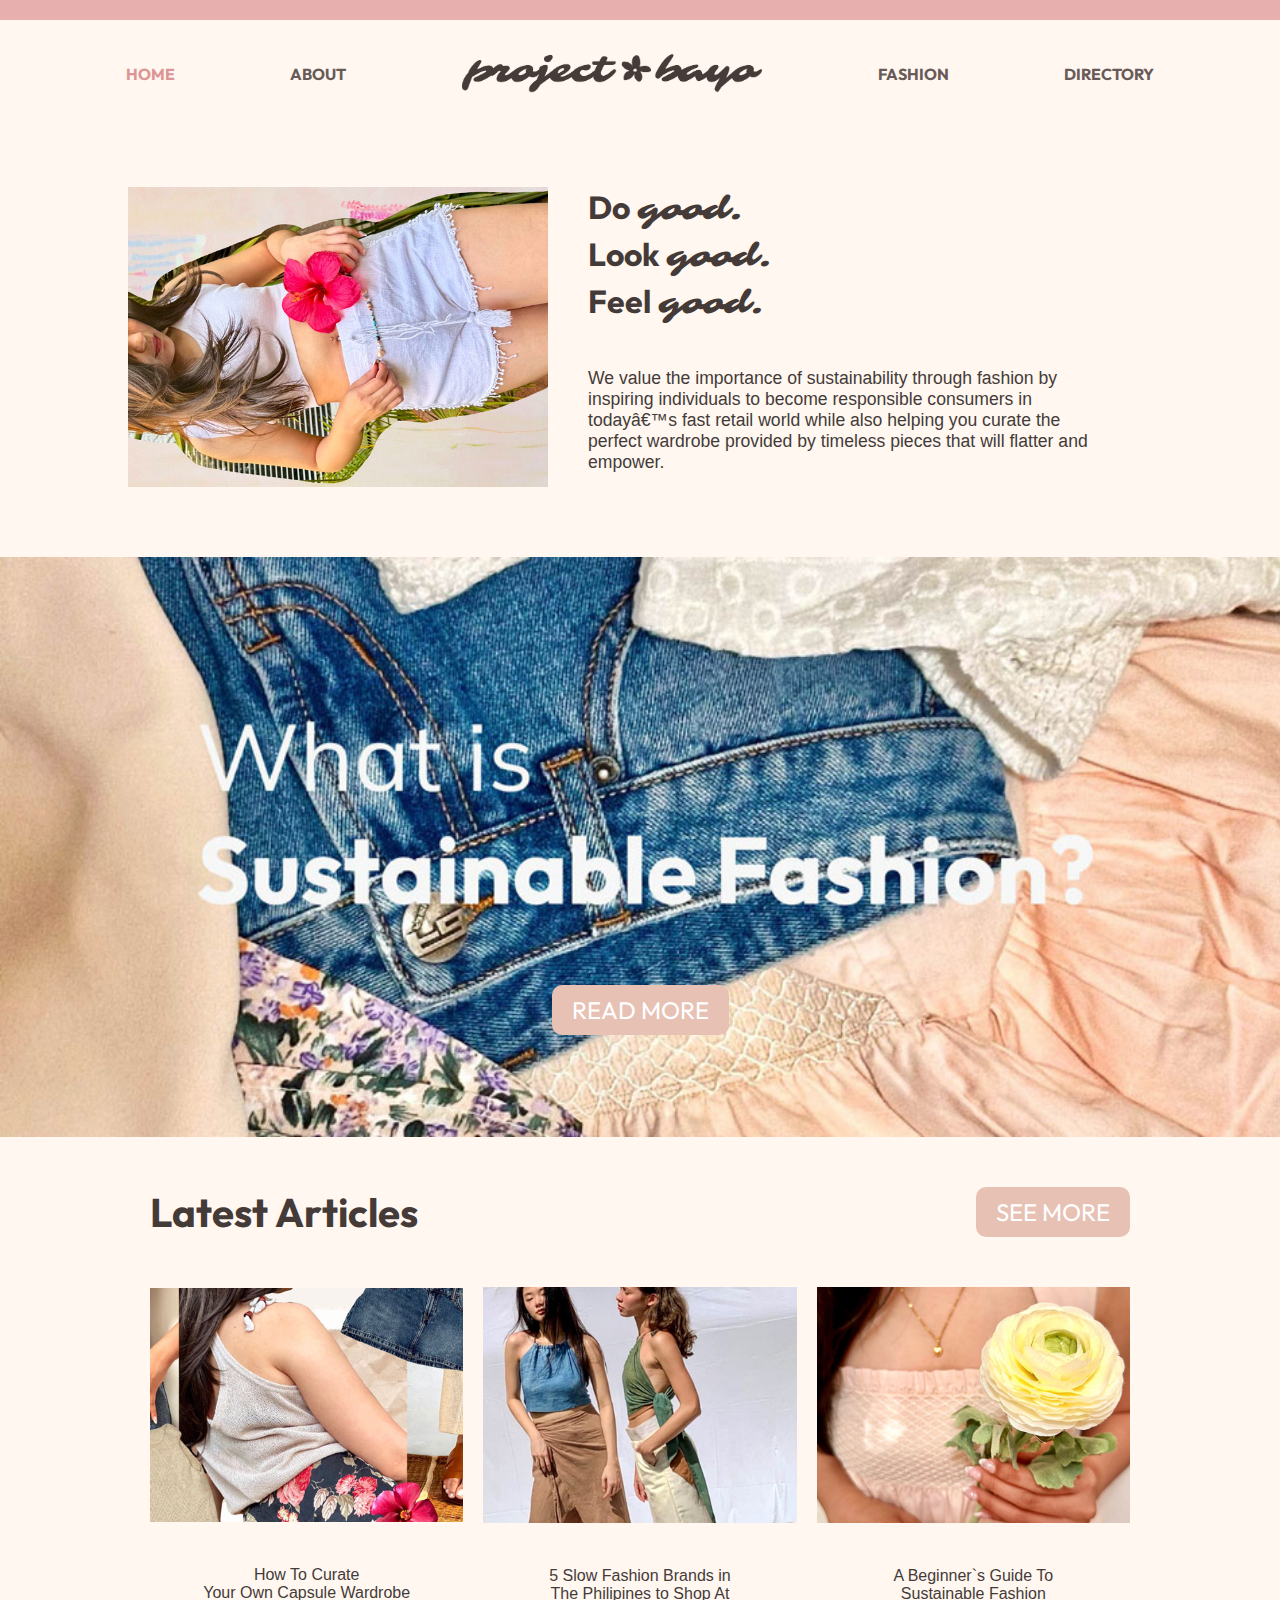
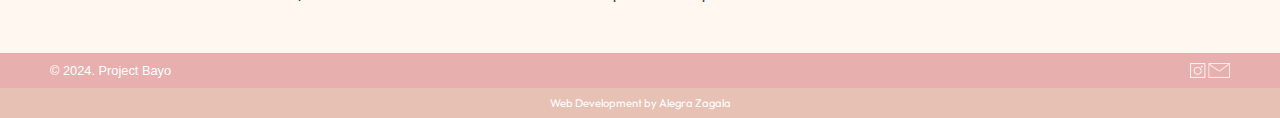
<file: index.html>
<!DOCTYPE html>
<html>
<head>
	<meta charset="uft-8">
	<meta name="viewport" content=" width=device-width, initial-scale=1">
	<title>Home | Project Bayo</title>
	<link rel="stylesheet" type="text/css" href="css/style.css">
	<link rel="stylesheet" type="text/css" href="css/home.css">
	<link rel="stylesheet" type="text/css" href="css/mobile.css">
	<link rel="icon" type="image/icon" href="favicon.png">
	<link rel="preconnect" href="https://fonts.googleapis.com">
	<link rel="preconnect" href="https://fonts.gstatic.com" crossorigin>
	<link href="https://fonts.googleapis.com/css2?family=Sarina&display=swap" rel="stylesheet">
	<link rel="preconnect" href="https://fonts.googleapis.com">
	<link rel="preconnect" href="https://fonts.gstatic.com" crossorigin>	
	<link href="https://fonts.googleapis.com/css2?family=Outfit:wght@100..900&family=Sarina&display=swap" rel="stylesheet">
	<link rel="preconnect" href="https://fonts.googleapis.com">
	<link rel="preconnect" href="https://fonts.gstatic.com" crossorigin>
	<link href="https://fonts.googleapis.com/css2?family=Sarina&display=swap" rel="stylesheet">
</head>
<body>
	<header id="header" class="container">
		<div class="logo2">
			<img src="images/logos/logo.png" alot="Project Bayo">
		</div>
		<nav class="navbar">

			<ul>
				<li>
					<a href="index.html" class="active">home </a>
				</li>
				<li>
					<a href="about.html">about</a>
				</li>
				<div id="logo" class="logo">
					<img src="images/logos/logo.png" alot="Project Bayo">
				</div>
				<li>
					<a href="fashion.html">fashion</a>
				</li>
				<li>
					<a href="directory.html">directory</a>
				</li>
			</ul>
		</nav>
	</header>
	<main>
		<section class="container main">
			<div>
				<div class="hero img">
					<img src="images/home.jpg" alt="">
				</div>
				<div class="hero content">
					<h1><span>Do</span>good.</h1>
					<h1><span>Look</span>good.</h1>
					<h1><span>Feel</span>good.</h1>
					<p>
						We value the importance of sustainability through fashion by inspiring individuals to become responsible consumers in today’s fast retail world while also helping you curate the perfect wardrobe provided by timeless pieces that will flatter and empower.
					</p>
				</div>
			</div>
		</section>
		<section class="container readmore">
			<a href="">Read More</a>
		</section>
		<section class="container latest">
			<div class="top">
				<h1>Latest Articles</h1>
				<a href="">SEE MORE</a>
			</div>

			<div class="bottom">
				<div class="card">
					<img src="images/home-02.jpg" alt="">
					<p>How To Curate <br>Your Own Capsule Wardrobe</p>
				</div>
				<div class="card">
					<img src="images/home-04.jpg" alt="">
					<p>5 Slow Fashion Brands in <br>The Philipines to Shop At</p>
				</div>
				<div class="card">
					<img src="images/home-03.jpg" alt="">
					<p>A Beginner`s Guide To<br>Sustainable Fashion</p>
				</div>
			</div>
		</section>
	</main>
	<footer class="footer">
		<div class="top">
			<p>&copy; 2024. Project Bayo</p>
			<img src="images/logos/icons.png" alt="">
		</div>

		<div class="bottom">
			<p>Web Development by Alegra Zagala</p>
		</div>
	</footer>
</body>
</file>
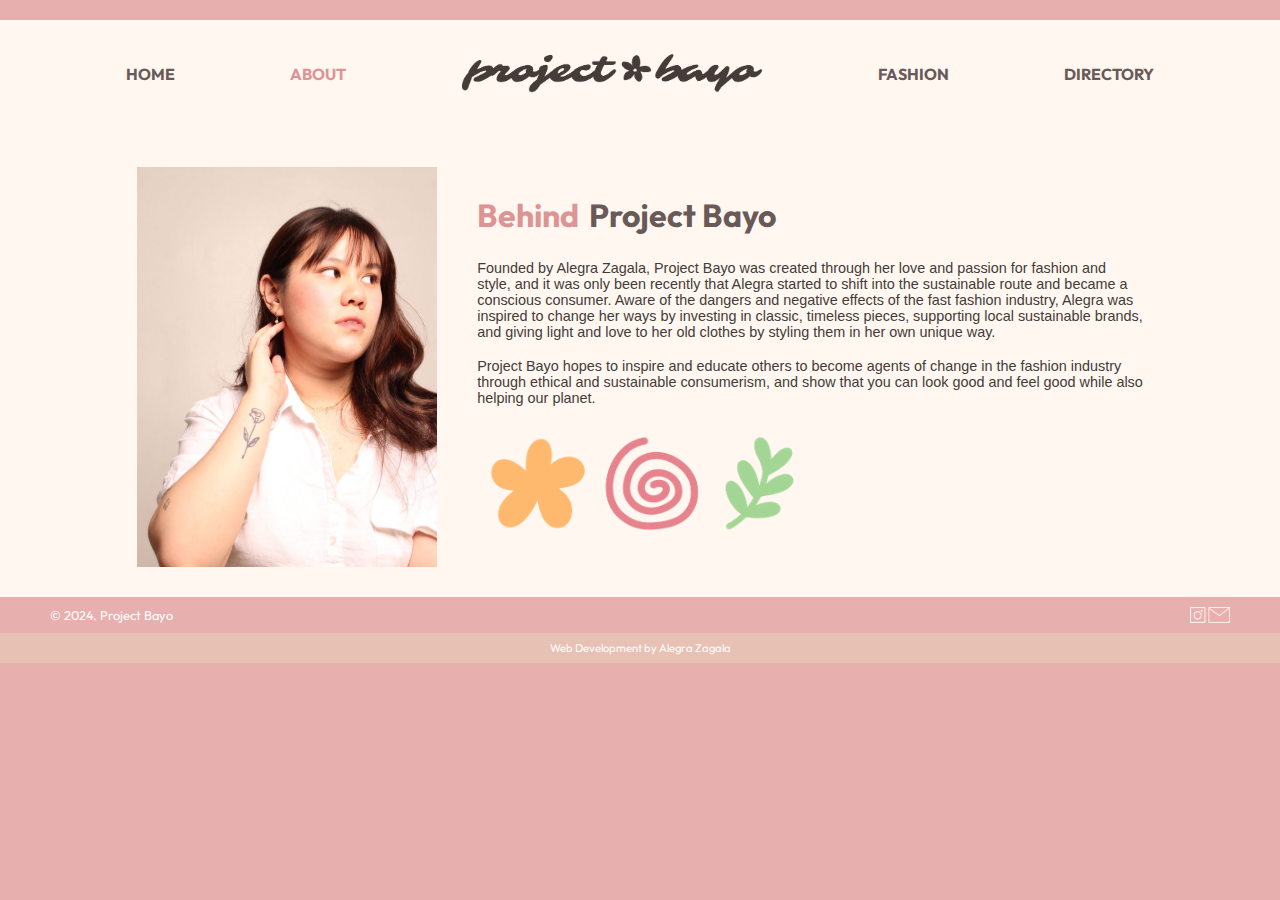
<file: about.html>
<!DOCTYPE html>
<html>
<head>
	<meta charset="uft-8">
	<meta name="viewport" content=" width=device-width, initial-scale=1">
	<title>About | Project Bayo</title>
	<link rel="stylesheet" type="text/css" href="css/about.css">
    <link rel="stylesheet" type="text/css" href="css/style.css">
	<link rel="stylesheet" type="text/css" href="css/responsive-about.css">
    <link rel="stylesheet" type="text/css" href="css/responsive-header-footer.css">
	<link rel="icon" type="image/icon" href="favicon.png">
	<link rel="preconnect" href="https://fonts.googleapis.com">
	<link rel="preconnect" href="https://fonts.gstatic.com" crossorigin>
	<link href="https://fonts.googleapis.com/css2?family=Sarina&display=swap" rel="stylesheet">
	<link rel="preconnect" href="https://fonts.googleapis.com">
	<link rel="preconnect" href="https://fonts.gstatic.com" crossorigin>	
	<link href="https://fonts.googleapis.com/css2?family=Outfit:wght@100..900&family=Sarina&display=swap" rel="stylesheet">
	<link rel="preconnect" href="https://fonts.googleapis.com">
	<link rel="preconnect" href="https://fonts.gstatic.com" crossorigin>
	<link href="https://fonts.googleapis.com/css2?family=Sarina&display=swap" rel="stylesheet">
</head>
<body>
	<header id="header" class="container">
		<div class="logo2">
			<img src="images/logos/logo.png" alot="Project Bayo">
		</div>
		<nav class="navbar">

			<ul>
				<li>
					<a href="index.html" >home </a>
				</li>
				<li>
					<a href="about.html" class="active">about</a>
				</li>
				<div id="logo" class="logo">
					<img src="images/logos/logo.png" alot="Project Bayo">
				</div>
				<li>
					<a href="fashion.html">fashion</a>
				</li>
				<li>
					<a href="directory.html">directory</a>
				</li>
			</ul>
		</nav>
	</header>
	<main>
        <section class="about">
            <div class="profile">
                <img src="images/About/images/alegra.jpg" alt="">
            </div>
            <div class="contents">
                <div class="text">
                    <h1><span>Behind</span>Project Bayo</h1>
                    <p>Founded by Alegra Zagala, Project Bayo was created through her love and passion for fashion and style, and it was only been recently that Alegra started to shift into the sustainable route and became a conscious consumer. Aware of the dangers and negative effects of the fast fashion industry, Alegra was inspired to change her ways by investing in classic, timeless pieces, supporting local sustainable brands, and giving light and love to her old clothes by styling them in her own unique way.</p><br>
                    <p>
						Project Bayo hopes to inspire and educate others to become agents of change in the fashion industry through ethical and sustainable consumerism, and show that you can look good and feel good while also helping our planet.</p>
                </div>
                <div class="doodles">
					<img src="images/About/images/doodles.PNG" alt="">
                </div>
            </div>
        </section>
	</main>
	<footer class="footer">
		<div class="top">
			<p>&copy; 2024. Project Bayo</p>
			<img src="images/logos/icons.png" alt="">
		</div>

		<div class="bottom">
			<p>Web Development by Alegra Zagala</p>
		</div>
	</footer>
</body>
</file>
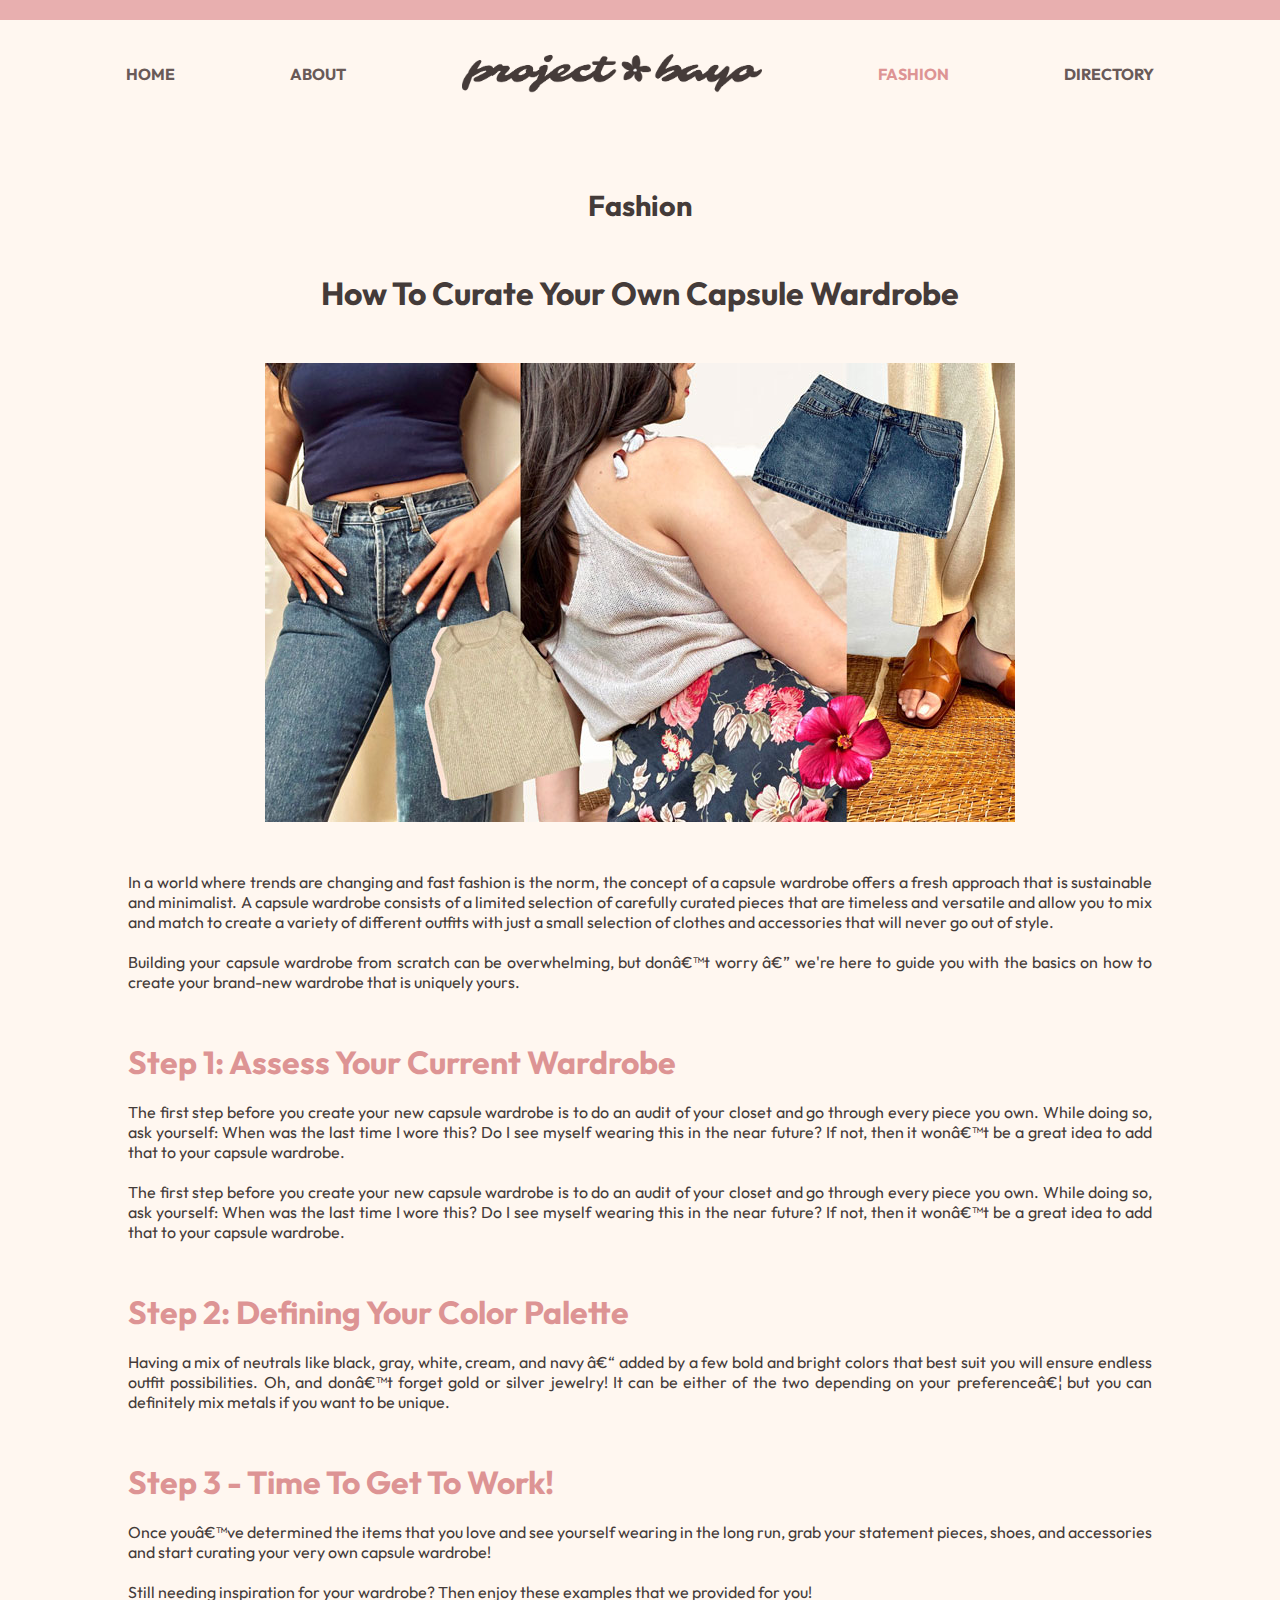
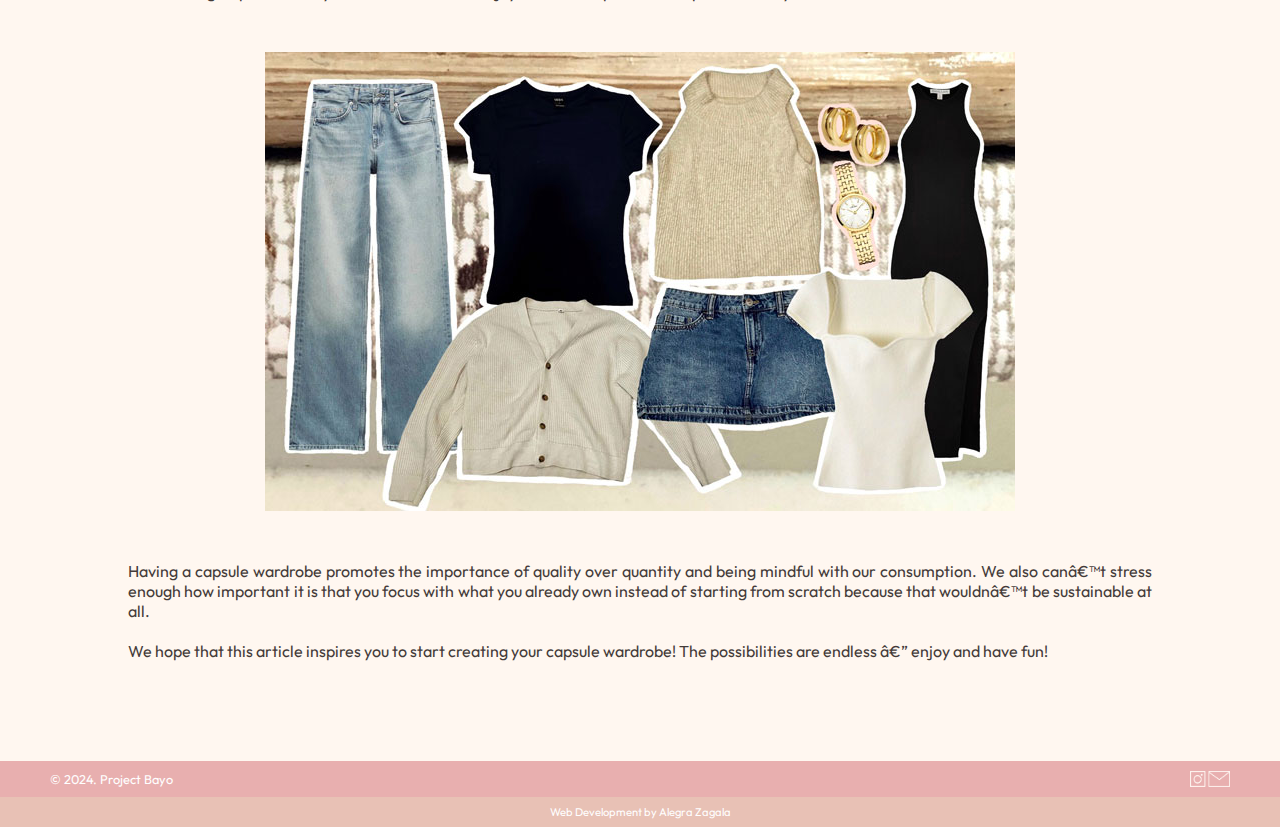
<file: article-1.html>
<!DOCTYPE html>
<html>
<head>
	<meta charset="uft-8">
	<meta name="viewport" content=" width=device-width, initial-scale=1">
	<title>Fashion | Project Bayo</title>
	<link rel="preconnect" href="https://fonts.googleapis.com">
	<link rel="preconnect" href="https://fonts.gstatic.com" crossorigin>
	<link href="https://fonts.googleapis.com/css2?family=Mulish:ital,wght@0,200..1000;1,200..1000&display=swap" rel="stylesheet">
	<link rel="stylesheet" type="text/css" href="css/article-1.css">
    <link rel="stylesheet" type="text/css" href="css/style.css">
	
    <link rel="stylesheet" type="text/css" href="css/responsive-header-footer.css">
	<link rel="icon" type="image/icon" href="favicon.png">
	<link rel="preconnect" href="https://fonts.googleapis.com">
	<link rel="preconnect" href="https://fonts.gstatic.com" crossorigin>
	<link href="https://fonts.googleapis.com/css2?family=Sarina&display=swap" rel="stylesheet">
	<link rel="preconnect" href="https://fonts.googleapis.com">
	<link rel="preconnect" href="https://fonts.gstatic.com" crossorigin>	
	<link href="https://fonts.googleapis.com/css2?family=Outfit:wght@100..900&family=Sarina&display=swap" rel="stylesheet">
	<link rel="preconnect" href="https://fonts.googleapis.com">
	<link rel="preconnect" href="https://fonts.gstatic.com" crossorigin>
	<link href="https://fonts.googleapis.com/css2?family=Sarina&display=swap" rel="stylesheet">
</head>
<body>
	<header id="header" class="container">
		<div class="logo2">
			<img src="images/logos/logo.png" alot="Project Bayo">
		</div>
		<nav class="navbar">

			<ul>
				<li>
					<a href="index.html" >home </a>
				</li>
				<li>
					<a href="about.html" >about</a>
				</li>
				<div id="logo" class="logo">
					<img src="images/logos/logo.png" alot="Project Bayo">
				</div>
				<li>
					<a href="fashion.html" class="active">fashion</a>
				</li>
				<li>
					<a href="directory.html">directory</a>
				</li>
			</ul>
		</nav>
	</header>
	<main>
        <section class="article" id="article">
            <div class="title">
				<h1>Fashion</h1>
			</div>
            <div class="content-name">
                <h1>How To Curate Your Own Capsule Wardrobe</h1>
                <img src="images/Fashion/images/ARTICLE 1/capsule-wardrobe.jpg" alt="">
            </div>
            <div class="contents">
                <p>In a world where trends are changing and fast fashion is the norm, the concept of a capsule wardrobe offers a fresh approach that is sustainable and minimalist. A capsule wardrobe consists of a limited selection of carefully curated pieces that are timeless and versatile and allow you to mix and match to create a variety of different outfits with just a small selection of clothes and accessories that will never go out of style.
                    <br><br>
                    Building your capsule wardrobe from scratch can be overwhelming, but don’t worry — we're here to guide you with the basics on how to create your brand-new wardrobe that is uniquely yours. 
                </p>
                <div class="content">
					<h1>Step 1: Assess Your Current Wardrobe</h1>
                <p>The first step before you create your new capsule wardrobe is to do an audit of your closet and go through every piece you own. While doing so, ask yourself: When was the last time I wore this? Do I see myself wearing this in the near future? If not, then it won’t be a great idea to add that to your capsule wardrobe.
                    <br>
                    <br>
                    The first step before you create your new capsule wardrobe is to do an audit of your closet and go through every piece you own. While doing so, ask yourself: When was the last time I wore this? Do I see myself wearing this in the near future? If not, then it won’t be a great idea to add that to your capsule wardrobe.
                </p>
				</div>
                <div class="content">
					<h1>Step 2: Defining Your Color Palette</h1>
                <p>Having a mix of neutrals like black, gray, white, cream, and navy – added by a few bold and bright colors that best suit you will ensure endless outfit possibilities. Oh, and don’t forget gold or silver jewelry! It can be either of the two depending on your preference… but you can definitely mix metals if you want to be unique.</p>
				</div>
                <div class="content">
				<h1>Step 3 - Time To Get To Work!</h1>
                <p>Once you’ve determined the items that you love and see yourself wearing in the long run, 
                    grab your statement pieces, shoes, and accessories and start curating your very own capsule wardrobe!
                    <br>
                    <br>
                    Still needing inspiration for your wardrobe? Then enjoy these examples that we provided for you!

                </p>
                <div class="img2">
                    <img src="images/Fashion/images/ARTICLE 1/examples.jpg" alt="">
                </div>
                <p>
                    Having a capsule wardrobe promotes the importance of quality over quantity and being mindful with our consumption. We also can’t stress enough how important it is that you focus with what you already own instead of starting from scratch because that wouldn’t be sustainable at all.
                    <br>
                    <br>
                    We hope that this article inspires you to start creating your capsule wardrobe! The possibilities are endless — enjoy and have fun!
                </p>
				</div>
            </div>
        </section>

        	</main>
	<footer class="footer">
		<div class="top">
			<p>&copy; 2024. Project Bayo</p>
			<img src="images/logos/icons.png" alt="">
		</div>

		<div class="bottom">
			<p>Web Development by Alegra Zagala</p>
		</div>
	</footer>
</body>
</file>
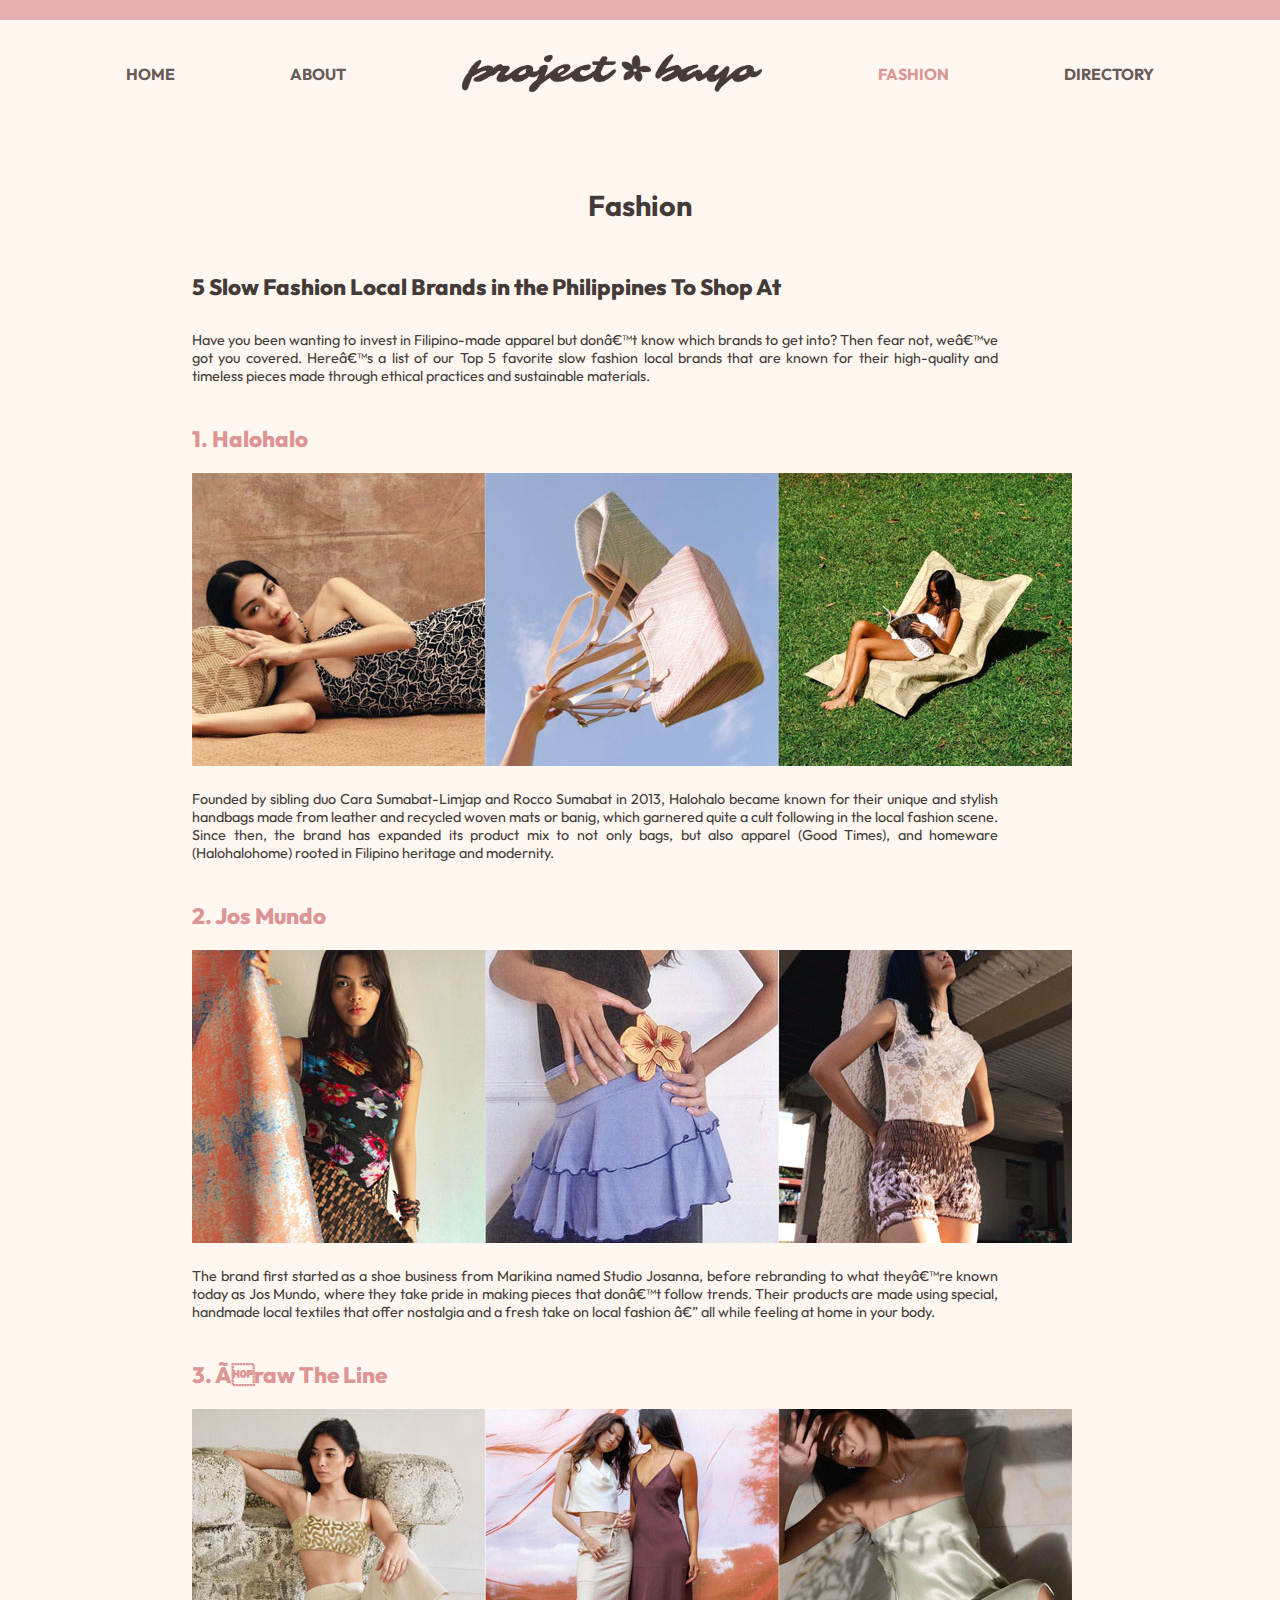
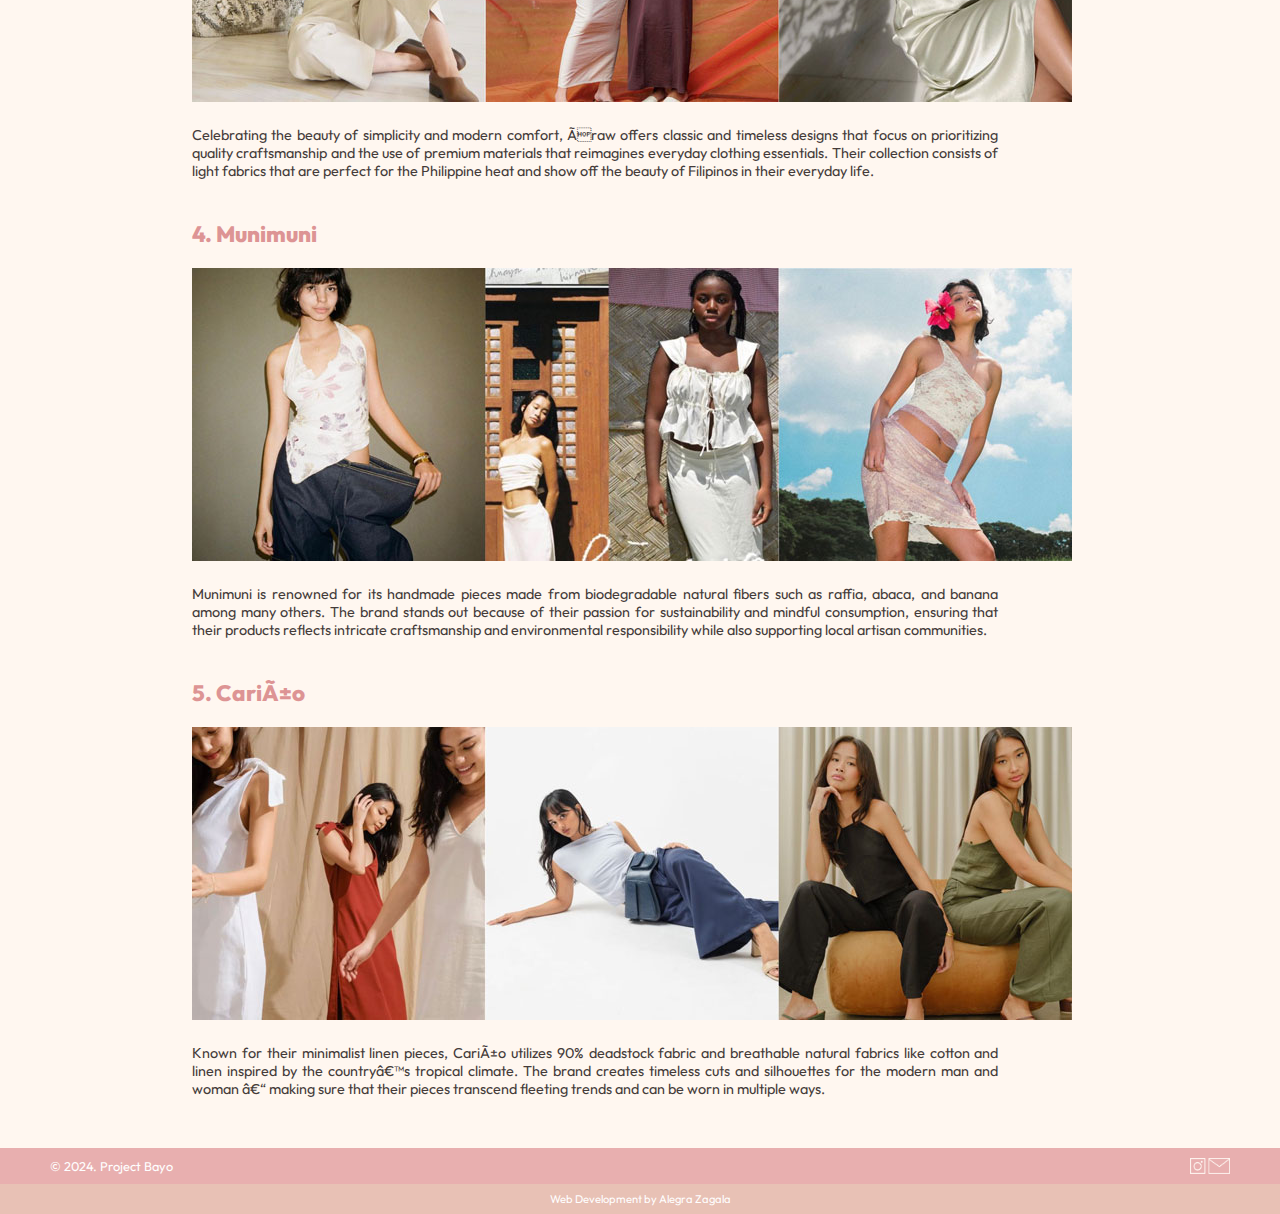
<file: article-2.html>
<!DOCTYPE html>
<html>
<head>
	<meta charset="uft-8">
	<meta name="viewport" content=" width=device-width, initial-scale=1">
	<title>Fashion | Project Bayo</title>
	<link rel="preconnect" href="https://fonts.googleapis.com">
	<link rel="preconnect" href="https://fonts.gstatic.com" crossorigin>
	<link href="https://fonts.googleapis.com/css2?family=Mulish:ital,wght@0,200..1000;1,200..1000&display=swap" rel="stylesheet">
	<link rel="stylesheet" type="text/css" href="css/article-2.css">
    <link rel="stylesheet" type="text/css" href="css/style.css">
	<link rel="stylesheet" type="text/css" href="css/responsive-header-footer.css">
	<link rel="icon" type="image/icon" href="favicon.png">
	<link rel="preconnect" href="https://fonts.googleapis.com">
	<link rel="preconnect" href="https://fonts.gstatic.com" crossorigin>
	<link href="https://fonts.googleapis.com/css2?family=Sarina&display=swap" rel="stylesheet">
	<link rel="preconnect" href="https://fonts.googleapis.com">
	<link rel="preconnect" href="https://fonts.gstatic.com" crossorigin>	
	<link href="https://fonts.googleapis.com/css2?family=Outfit:wght@100..900&family=Sarina&display=swap" rel="stylesheet">
	<link rel="preconnect" href="https://fonts.googleapis.com">
	<link rel="preconnect" href="https://fonts.gstatic.com" crossorigin>
	<link href="https://fonts.googleapis.com/css2?family=Sarina&display=swap" rel="stylesheet">
</head>
<body>
	<header id="header" class="container">
		<div class="logo2">
			<img src="images/logos/logo.png" alot="Project Bayo">
		</div>
		<nav class="navbar">

			<ul>
				<li>
					<a href="index.html" >home </a>
				</li>
				<li>
					<a href="about.html" >about</a>
				</li>
				<div id="logo" class="logo">
					<img src="images/logos/logo.png" alot="Project Bayo">
				</div>
				<li>
					<a href="fashion.html" class="active">fashion</a>
				</li>
				<li>
					<a href="directory.html">directory</a>
				</li>
			</ul>
		</nav>
	</header>
	<main>
        <section class="article">
			<div class="title">
				<h1>Fashion</h1>
			</div>
			<div class="intro">
				<h1>5 Slow Fashion Local Brands in the Philippines To Shop At</h1>
				<p>Have you been wanting to invest in Filipino-made apparel but don’t know which brands to get into? Then fear not, we’ve got you covered. Here’s a list of our Top 5 favorite slow fashion local brands that are known for their high-quality and timeless pieces made through ethical practices and sustainable materials.</p>
			</div>
			<div class="content">
				<h1>1. Halohalo</h1>
				<img src="images/Fashion/images/ARTICLE 2/halo-halo.jpg" alt="">
				<p>Founded by sibling duo Cara Sumabat-Limjap and Rocco Sumabat in 2013, Halohalo became known for their unique and stylish handbags made from leather and recycled woven mats or banig, which garnered quite a cult following in the local fashion scene. Since then, the brand has  expanded its product mix to not only bags, but also apparel (Good Times), and homeware (Halohalohome) rooted in Filipino heritage and modernity.</p>
			</div>
			<div class="content">
				<h1>2. Jos Mundo</h1>
				<img src="images/Fashion/images/ARTICLE 2/jos.jpg" alt="">
				<p>The brand first started as a shoe business from Marikina named Studio Josanna, before rebranding to what they’re known today as Jos Mundo, where they take pride in making pieces that don’t follow trends. Their products are made using special, handmade local textiles that offer nostalgia and a fresh take on local fashion — all while feeling at home in your body. </p>
			</div>
			<div class="content">
				<h1>3. Áraw The Line</h1>
				<img src="images/Fashion/images/ARTICLE 2/araw-theline.jpg" alt="">
				<p>Celebrating the beauty of simplicity and modern comfort, Áraw offers classic and timeless designs that focus on prioritizing quality craftsmanship and the use of premium materials that reimagines everyday clothing essentials. Their collection consists of light fabrics that are perfect for the Philippine heat and show off the beauty of Filipinos in their everyday life.</p>
			</div>
			<div class="content">
				<h1>4. Munimuni</h1>
				<img src="images/Fashion/images/ARTICLE 2/muni-muni.jpg" alt="">
				<p>Munimuni is renowned for its handmade pieces made from biodegradable natural fibers such as raffia, abaca, and banana among many others. The brand stands out because of their passion for sustainability and mindful consumption, ensuring that their products reflects intricate craftsmanship and environmental responsibility while also supporting local artisan communities.</p>
			</div>
			<div class="content">
				<h1>5. Cariño </h1>
				<img src="images/Fashion/images/ARTICLE 2/carino.jpg" alt="">
				<p>Known for their minimalist linen pieces, Cariño utilizes 90% deadstock fabric and breathable natural fabrics like cotton and linen inspired by the country’s tropical climate. The brand creates timeless cuts and silhouettes for the modern man and woman – making sure that their pieces transcend fleeting trends and can be worn in multiple ways.</p>
			</div>
		</section>
	</main>
	<footer class="footer">
		<div class="top">
			<p>&copy; 2024. Project Bayo</p>
			<img src="images/logos/icons.png" alt="">
		</div>

		<div class="bottom">
			<p>Web Development by Alegra Zagala</p>
		</div>
	</footer>
</body>
</file>
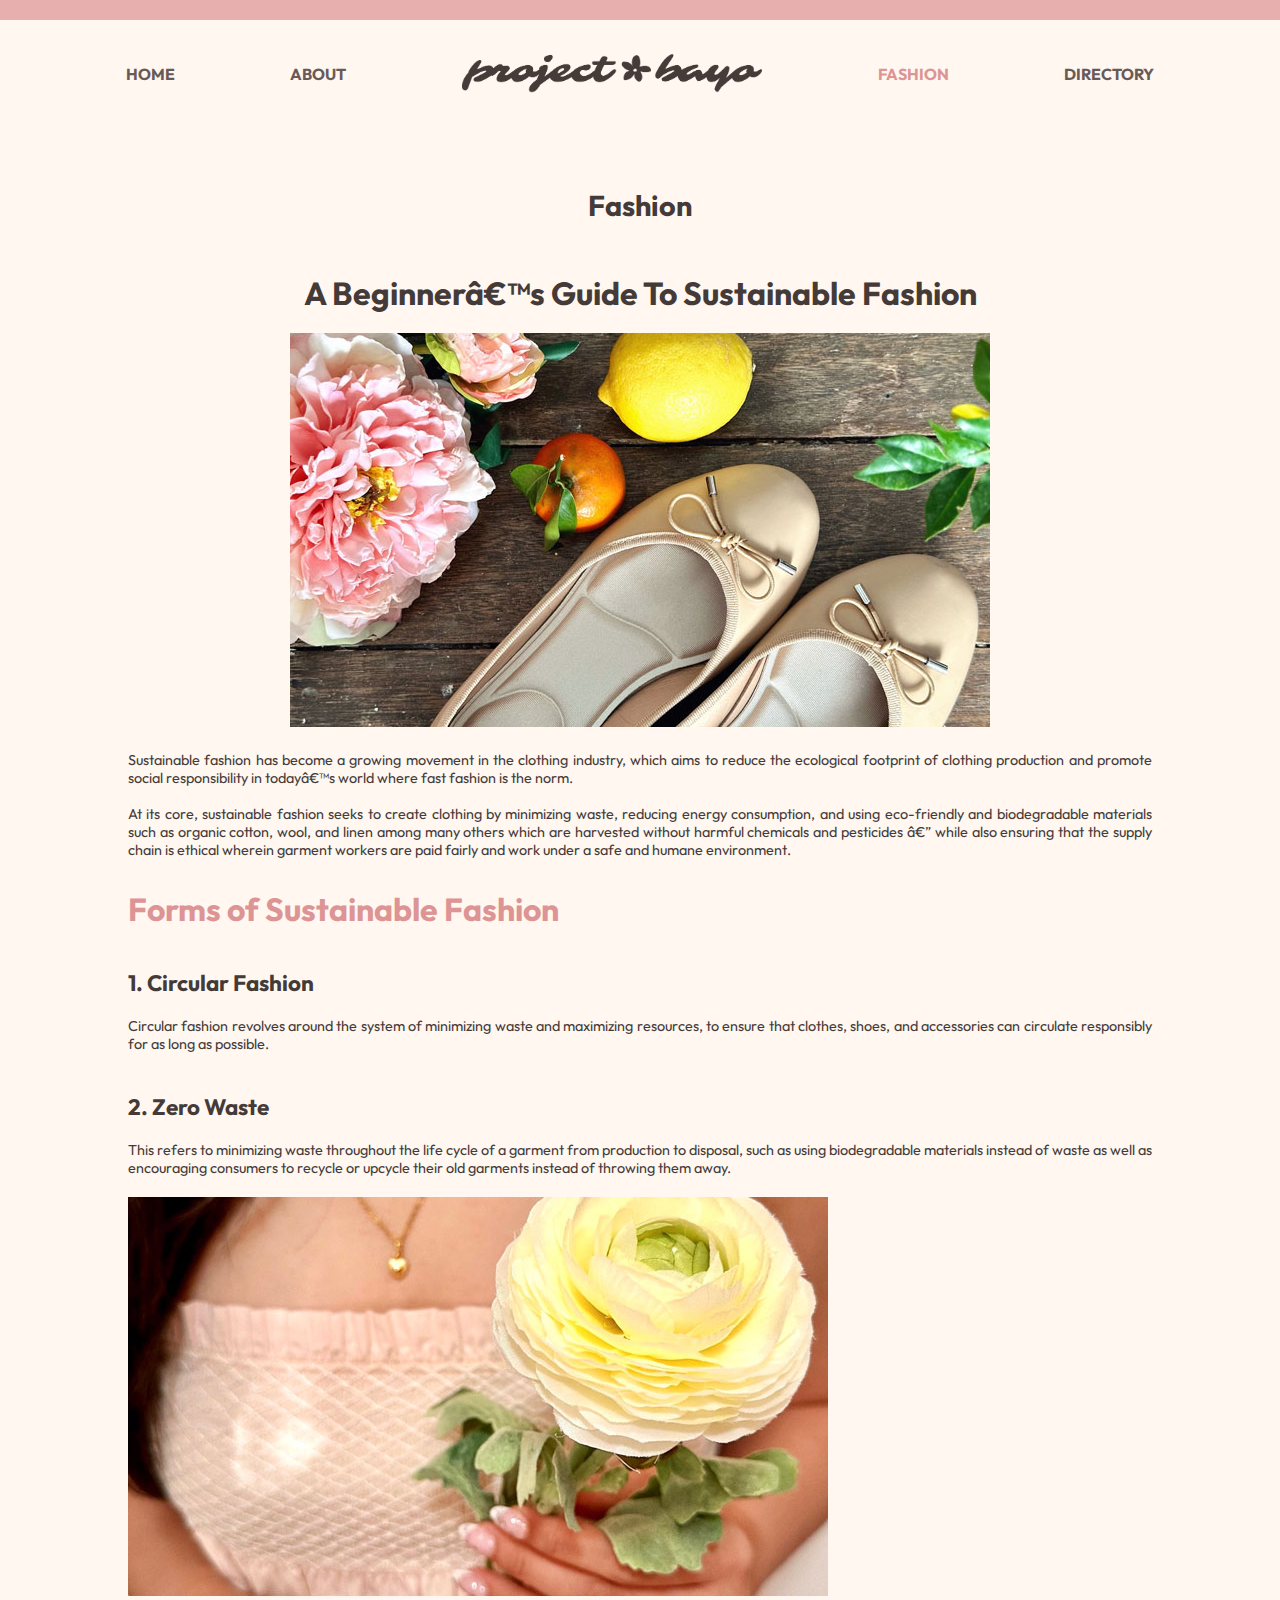
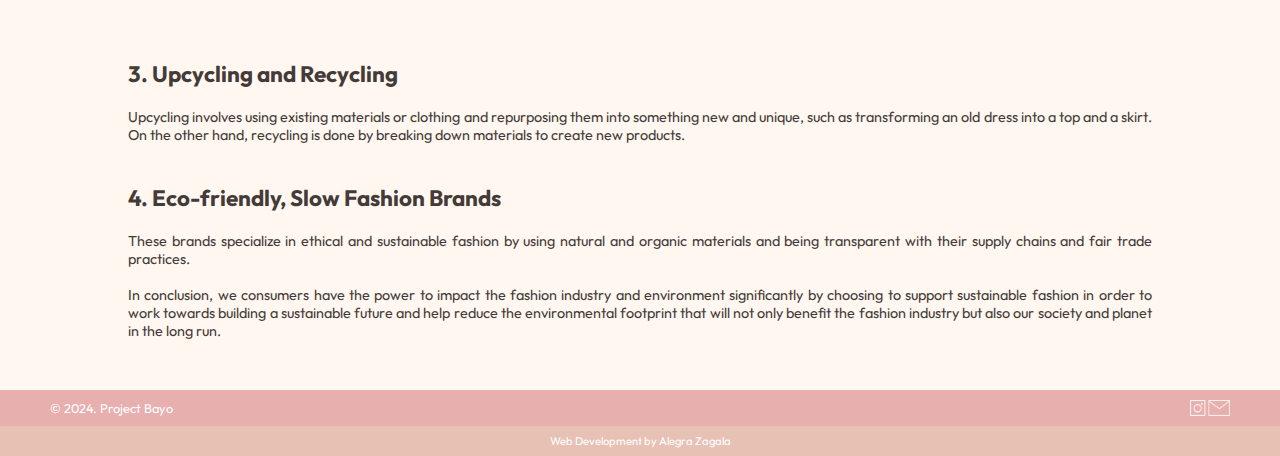
<file: article-3.html>
<!DOCTYPE html>
<html>
<head>
	<meta charset="uft-8">
	<meta name="viewport" content=" width=device-width, initial-scale=1">
	<title>Fashion | Project Bayo</title>
	<link rel="preconnect" href="https://fonts.googleapis.com">
	<link rel="preconnect" href="https://fonts.gstatic.com" crossorigin>
	<link href="https://fonts.googleapis.com/css2?family=Mulish:ital,wght@0,200..1000;1,200..1000&display=swap" rel="stylesheet">
	<link rel="stylesheet" type="text/css" href="css/article-3.css">
    <link rel="stylesheet" type="text/css" href="css/style.css">
	<link rel="stylesheet" type="text/css" href="css/responsive-fashion.css">
    <link rel="stylesheet" type="text/css" href="css/responsive-header-footer.css">
	<link rel="icon" type="image/icon" href="favicon.png">
	<link rel="preconnect" href="https://fonts.googleapis.com">
	<link rel="preconnect" href="https://fonts.gstatic.com" crossorigin>
	<link href="https://fonts.googleapis.com/css2?family=Sarina&display=swap" rel="stylesheet">
	<link rel="preconnect" href="https://fonts.googleapis.com">
	<link rel="preconnect" href="https://fonts.gstatic.com" crossorigin>	
	<link href="https://fonts.googleapis.com/css2?family=Outfit:wght@100..900&family=Sarina&display=swap" rel="stylesheet">
	<link rel="preconnect" href="https://fonts.googleapis.com">
	<link rel="preconnect" href="https://fonts.gstatic.com" crossorigin>
	<link href="https://fonts.googleapis.com/css2?family=Sarina&display=swap" rel="stylesheet">
</head>
<body>
	<header id="header" class="container">
		<div class="logo2">
			<img src="images/logos/logo.png" alot="Project Bayo">
		</div>
		<nav class="navbar">

			<ul>
				<li>
					<a href="index.html" >home </a>
				</li>
				<li>
					<a href="about.html" >about</a>
				</li>
				<div id="logo" class="logo">
					<img src="images/logos/logo.png" alot="Project Bayo">
				</div>
				<li>
					<a href="fashion.html" class="active">fashion</a>
				</li>
				<li>
					<a href="directory.html">directory</a>
				</li>
			</ul>
		</nav>
	</header>
	<main>	
		<section class="article">
			<div class="title">
				<h1>Fashion</h1>

			</div>
			<div class="intro">
				<h1>A Beginner’s Guide To Sustainable Fashion</h1>
				<img src="images/Fashion/images/ARTICLE 3/flats.jpg" alt="">
				<p>Sustainable fashion has become a growing movement in the clothing industry, which aims to reduce the ecological footprint of clothing production and promote social responsibility in today’s world where fast fashion is the norm.
					<br>
					<br>
					At its core, sustainable fashion seeks to create clothing by minimizing waste, reducing energy consumption, and using eco-friendly and biodegradable materials such as organic cotton, wool, and linen among many others which are harvested without harmful chemicals and pesticides — while also ensuring that the supply chain is ethical wherein garment workers are paid fairly and work under a safe and humane environment. 
				</p>
			</div>
			<div>
				<div class="content-name">
					<h1>Forms of Sustainable Fashion</h1>
				</div>

				<div class="content">
					<h2>1. Circular Fashion</h2>
					<p>Circular fashion revolves around the system of minimizing waste and maximizing resources, to ensure that clothes, shoes, and accessories can circulate responsibly for as long as possible.</p>
				</div>
				<div class="content">
					<h2>2. Zero Waste</h2>
					<p>This refers to minimizing waste throughout the life cycle of a garment from production to disposal, such as using biodegradable materials instead of waste as well as encouraging consumers to recycle or upcycle their old garments instead of throwing them away.</p>
					<img src="images/Fashion/images/ARTICLE 3/flower.jpg" alt="">
				</div>
				<div class="content">
					<h2>3. Upcycling and Recycling</h2>
					<p>Upcycling involves using existing materials or clothing and repurposing them into something new and unique, such as transforming an old dress into a top and a skirt. On the other hand, recycling is done by breaking down materials to create new products.</p>
				</div>
				<div class="content">
					<h2>4. Eco-friendly, Slow Fashion Brands</h2>
					<p>These brands specialize in ethical and sustainable fashion by using natural and organic materials and being transparent with their supply chains and fair trade practices.
						<br>
						<br>
						In conclusion, we consumers have the power to impact the fashion industry and environment significantly by choosing to support sustainable fashion in order to work towards building a sustainable future and help reduce the environmental footprint that will not only benefit the fashion industry but also our society and planet in the long run.
					</p>
				</div>
			</div>

		</section>
	</main>
	<footer class="footer">
		<div class="top">
			<p>&copy; 2024. Project Bayo</p>
			<img src="images/logos/icons.png" alt="">
		</div>

		<div class="bottom">
			<p>Web Development by Alegra Zagala</p>
		</div>
	</footer>
</body>
</file>
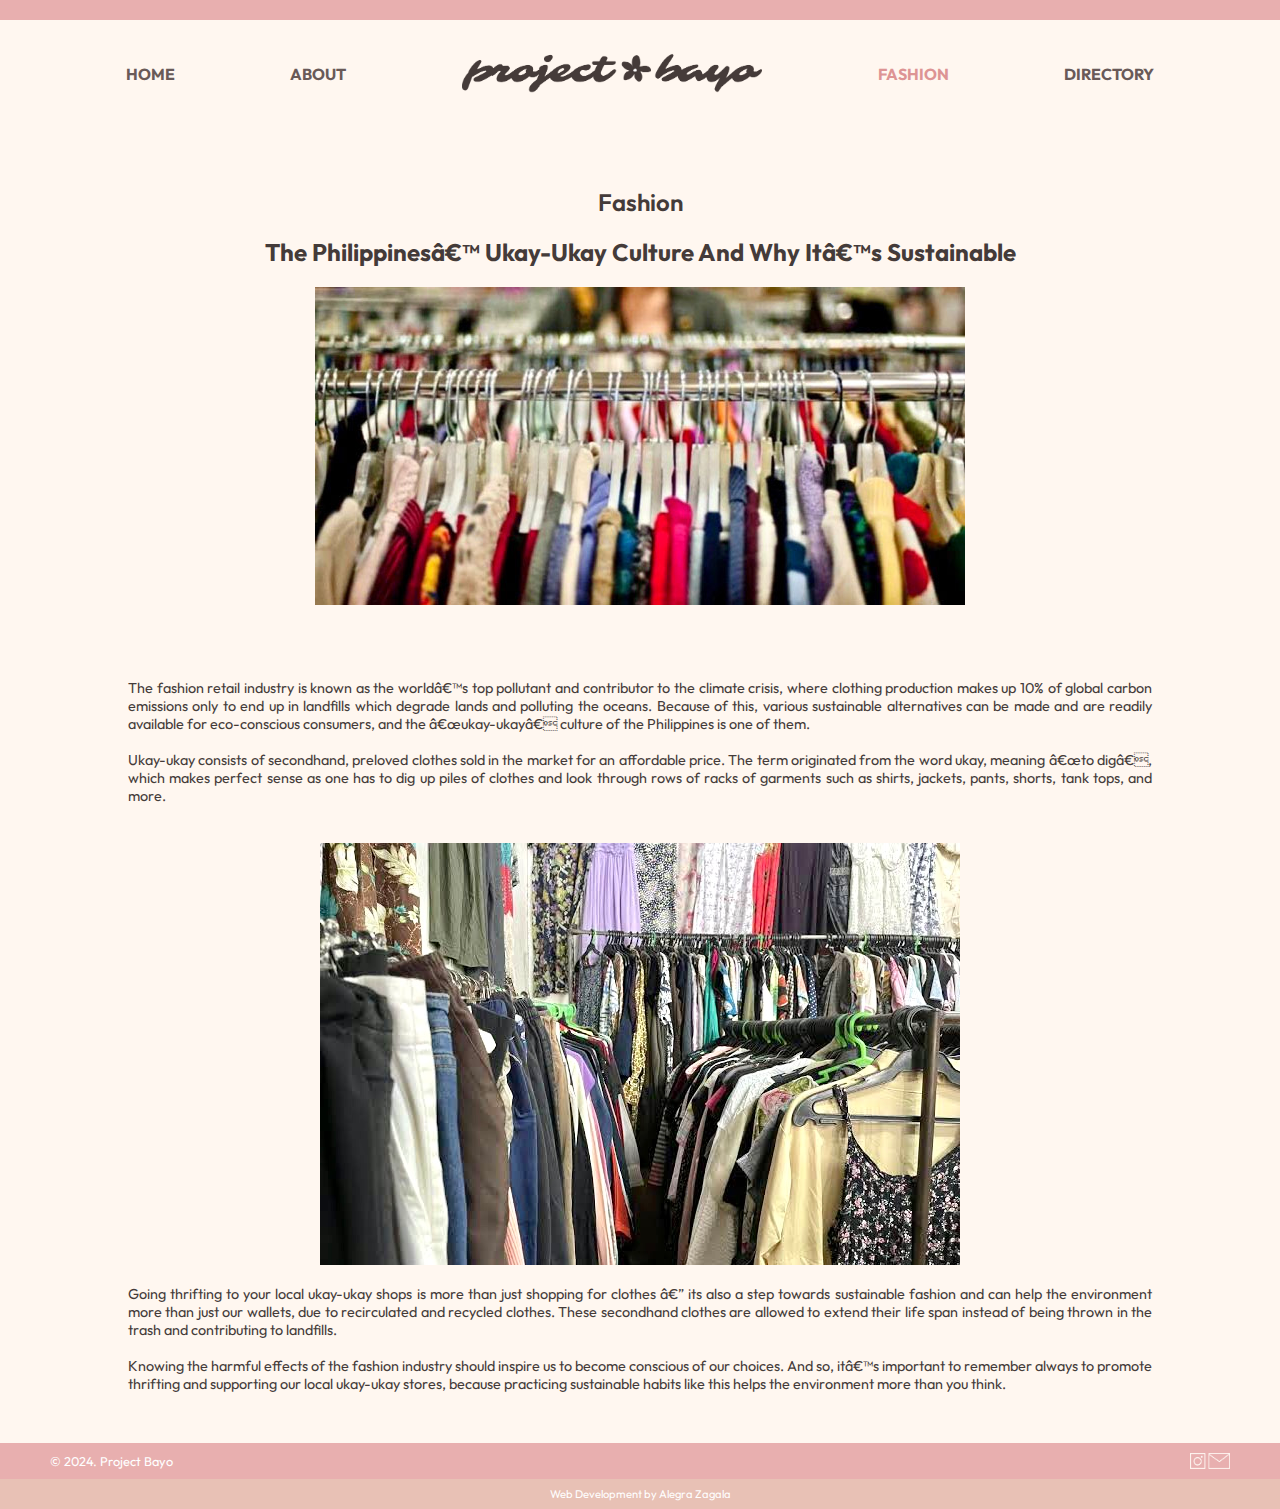
<file: article-4.html>
<!DOCTYPE html>
<html>
<head>
	<meta charset="uft-8">
	<meta name="viewport" content=" width=device-width, initial-scale=1">
	<title>Fashion | Project Bayo</title>
	<link rel="preconnect" href="https://fonts.googleapis.com">
	<link rel="preconnect" href="https://fonts.gstatic.com" crossorigin>
	<link href="https://fonts.googleapis.com/css2?family=Mulish:ital,wght@0,200..1000;1,200..1000&display=swap" rel="stylesheet">
	<link rel="stylesheet" type="text/css" href="css/article-4.css">
    <link rel="stylesheet" type="text/css" href="css/style.css">
	<link rel="stylesheet" type="text/css" href="css/responsive-fashion.css">
    <link rel="stylesheet" type="text/css" href="css/responsive-header-footer.css">
	<link rel="icon" type="image/icon" href="favicon.png">
	<link rel="preconnect" href="https://fonts.googleapis.com">
	<link rel="preconnect" href="https://fonts.gstatic.com" crossorigin>
	<link href="https://fonts.googleapis.com/css2?family=Sarina&display=swap" rel="stylesheet">
	<link rel="preconnect" href="https://fonts.googleapis.com">
	<link rel="preconnect" href="https://fonts.gstatic.com" crossorigin>	
	<link href="https://fonts.googleapis.com/css2?family=Outfit:wght@100..900&family=Sarina&display=swap" rel="stylesheet">
	<link rel="preconnect" href="https://fonts.googleapis.com">
	<link rel="preconnect" href="https://fonts.gstatic.com" crossorigin>
	<link href="https://fonts.googleapis.com/css2?family=Sarina&display=swap" rel="stylesheet">
</head>
<body>
	<header id="header" class="container">
		<div class="logo2">
			<img src="images/logos/logo.png" alot="Project Bayo">
		</div>
		<nav class="navbar">

			<ul>
				<li>
					<a href="index.html" >home </a>
				</li>
				<li>
					<a href="about.html" >about</a>
				</li>
				<div id="logo" class="logo">
					<img src="images/logos/logo.png" alot="Project Bayo">
				</div>
				<li>
					<a href="fashion.html" class="active">fashion</a>
				</li>
				<li>
					<a href="directory.html">directory</a>
				</li>
			</ul>
		</nav>
	</header>
	<main>
        <section class="article">
			<div class="title">
				<h1>Fashion</h1>
				<h2> The Philippines’ Ukay-Ukay Culture And Why It’s Sustainable</h2>
				<img src="images/Fashion/images/ARTICLE 4/racks.jpg" alt="">
			</div>
			<p>
				The fashion retail industry is known as the world’s top pollutant and contributor to the climate crisis, where clothing production makes up 10% of global carbon emissions only to end up in landfills which degrade lands and polluting the oceans. Because of this, various sustainable alternatives can be made and are readily available for eco-conscious consumers, and the “ukay-ukay” culture of the Philippines is one of them.
				<br>
				<br>
				Ukay-ukay consists of secondhand, preloved clothes sold in the market for an affordable price. The term originated from the word ukay, meaning “to dig”, which makes perfect sense as one has to dig up piles of clothes and look through rows of racks of garments such as shirts, jackets, pants, shorts, tank tops, and more. 
				<br>
				<br>
			</p>
			<div class="img2">
				<img  src="images/Fashion/images/ARTICLE 4/uks.jpg" alt="">
			</div>
			<p>
				Going thrifting to your local ukay-ukay shops is more than just shopping for clothes — its also a step towards sustainable fashion and can help the environment more than just our wallets, due to recirculated and recycled clothes. These secondhand clothes are allowed to extend their life span instead of being thrown in the trash and contributing to landfills.  
				<br>
				<br>
				Knowing the harmful effects of the fashion industry should inspire us to become conscious of our choices. And so, it’s important to remember always to promote thrifting and supporting our local ukay-ukay stores, because practicing sustainable habits like this helps the environment more than you think.
			</p>
		</section>
	</main>
	<footer class="footer">
		<div class="top">
			<p>&copy; 2024. Project Bayo</p>
			<img src="images/logos/icons.png" alt="">
		</div>

		<div class="bottom">
			<p>Web Development by Alegra Zagala</p>
		</div>
	</footer>
</body>
</file>
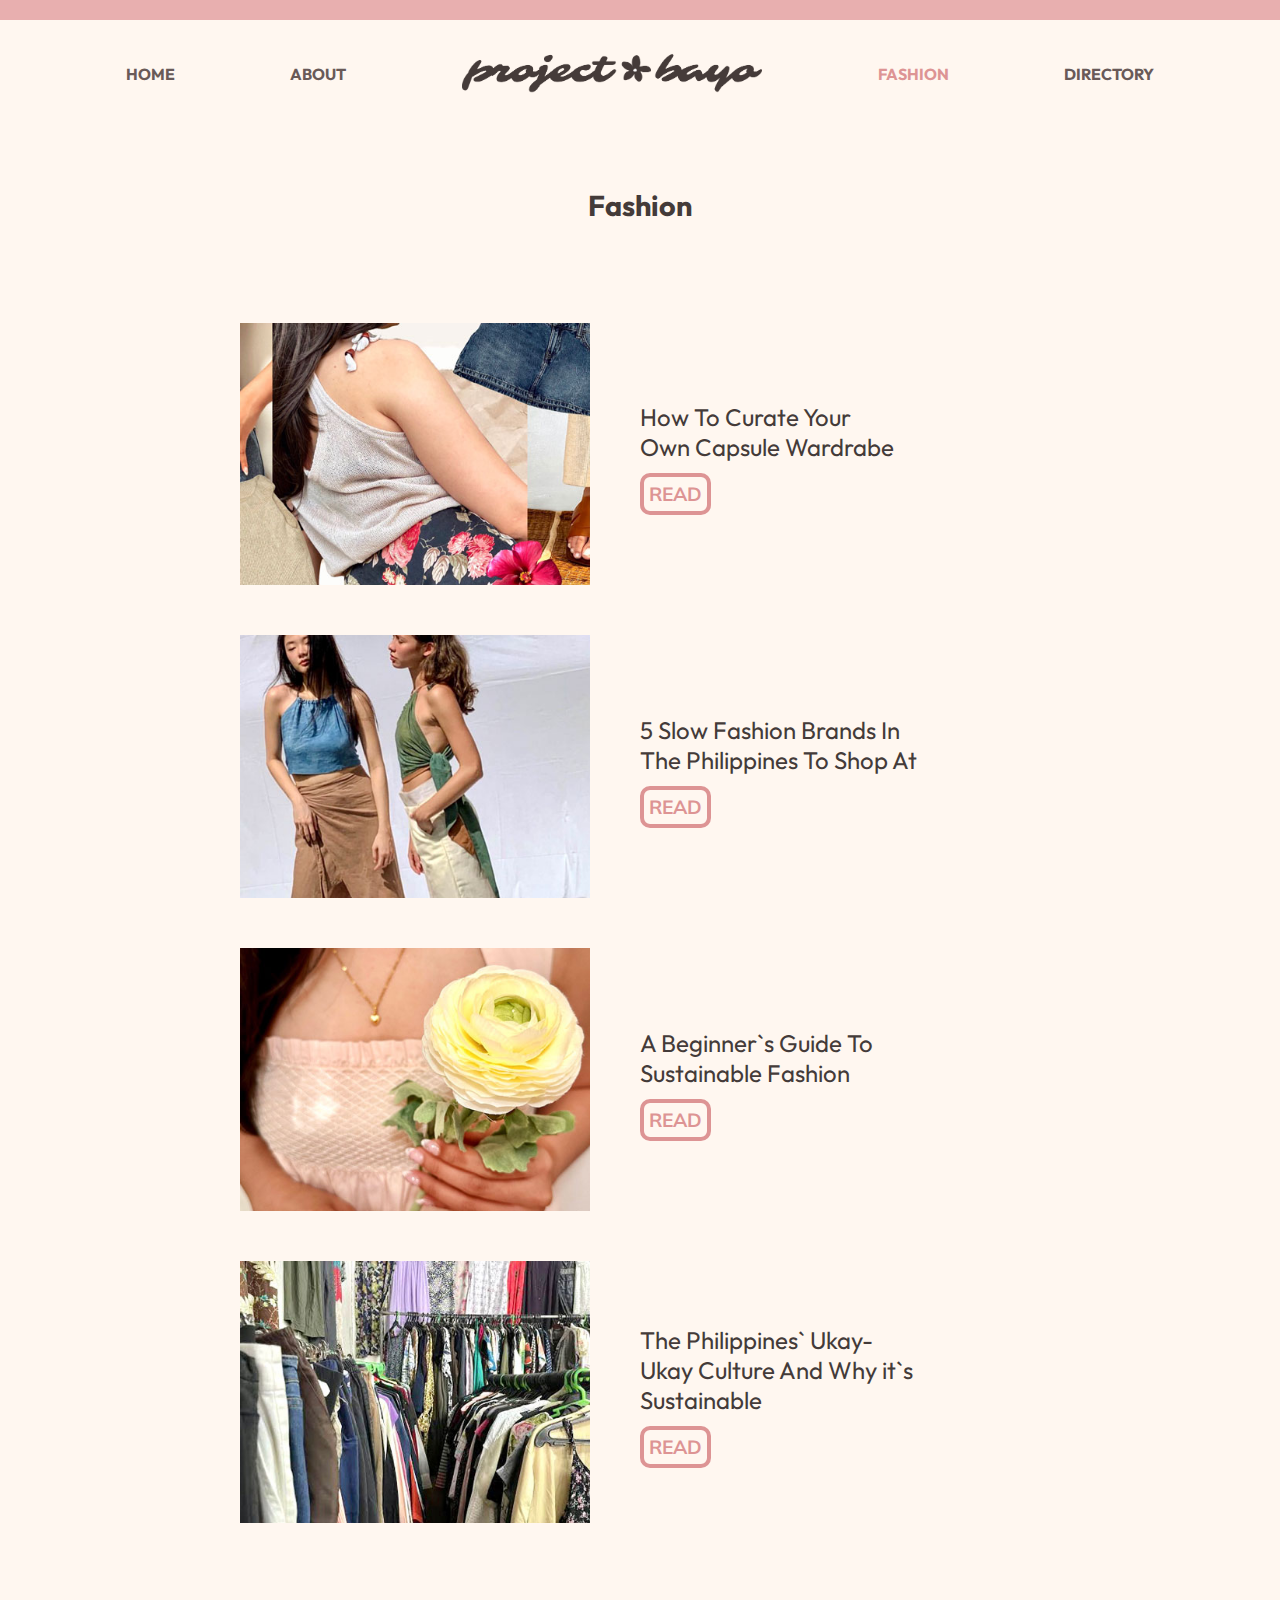
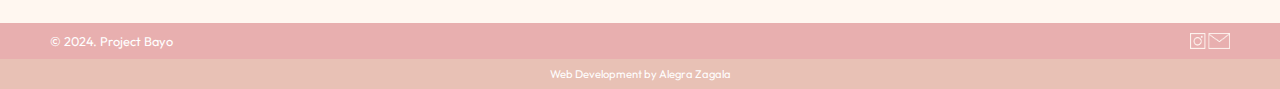
<file: fashion.html>
<!DOCTYPE html>
<html>
<head>
	<meta charset="uft-8">
	<meta name="viewport" content=" width=device-width, initial-scale=1">
	<title>Fashion | Project Bayo</title>
	<link rel="preconnect" href="https://fonts.googleapis.com">
	<link rel="preconnect" href="https://fonts.gstatic.com" crossorigin>
	<link href="https://fonts.googleapis.com/css2?family=Mulish:ital,wght@0,200..1000;1,200..1000&display=swap" rel="stylesheet">
	<link rel="stylesheet" type="text/css" href="css/fashion.css">
    <link rel="stylesheet" type="text/css" href="css/style.css">
	<link rel="stylesheet" type="text/css" href="css/responsive-fashion.css">
    <link rel="stylesheet" type="text/css" href="css/responsive-header-footer.css">
	<link rel="icon" type="image/icon" href="favicon.png">
	<link rel="preconnect" href="https://fonts.googleapis.com">
	<link rel="preconnect" href="https://fonts.gstatic.com" crossorigin>
	<link href="https://fonts.googleapis.com/css2?family=Sarina&display=swap" rel="stylesheet">
	<link rel="preconnect" href="https://fonts.googleapis.com">
	<link rel="preconnect" href="https://fonts.gstatic.com" crossorigin>	
	<link href="https://fonts.googleapis.com/css2?family=Outfit:wght@100..900&family=Sarina&display=swap" rel="stylesheet">
	<link rel="preconnect" href="https://fonts.googleapis.com">
	<link rel="preconnect" href="https://fonts.gstatic.com" crossorigin>
	<link href="https://fonts.googleapis.com/css2?family=Sarina&display=swap" rel="stylesheet">
</head>
<body>
	<header id="header" class="container">
		<div class="logo2">
			<img src="images/logos/logo.png" alot="Project Bayo">
		</div>
		<nav class="navbar">

			<ul>
				<li>
					<a href="index.html" >home </a>
				</li>
				<li>
					<a href="about.html" >about</a>
				</li>
				<div id="logo" class="logo">
					<img src="images/logos/logo.png" alot="Project Bayo">
				</div>
				<li>
					<a href="fashion.html" class="active">fashion</a>
				</li>
				<li>
					<a href="directory.html">directory</a>
				</li>
			</ul>
		</nav>
	</header>
	<main>
        <section class="fashion">
			<div class="title">
				<h1>Fashion</h1>
			</div>
            <div class="card">
                <img src="images/Fashion/images/home-02.jpg" alt="">
                <div class="contents">
                    <p>
                        How To Curate Your<br>Own Capsule Wardrabe
                    </p>
                    <a href="article-1.html">READ</a>
                </div>
            </div>
            <div class="card">
                <img src="images/home-04.jpg" alt="">
                <div class="contents">
                    <p>
                        5 Slow Fashion Brands In<br>The Philippines To Shop At
                    </p>
                    <a href="article-2.html">READ</a>
                </div>
            </div>

            <div class="card">
                <img src="images/home-03.jpg" alt="">
                <div class="contents">
                    <p>
                        A Beginner`s Guide To<br>Sustainable Fashion 
                    </p>
                    <a href="article-3.html">READ</a>
                </div>
            </div>

            <div class="card">
                <img src="images/Fashion/images/ukay.jpg" alt="">
                <div class="contents">
                    <p>
                        The Philippines` Ukay-<br>Ukay Culture And Why it`s Sustainable
                    </p>
                    <a href="article-4.html">READ</a>
                </div>
            </div>

        </section>
	</main>
	<footer class="footer">
		<div class="top">
			<p>&copy; 2024. Project Bayo</p>
			<img src="images/logos/icons.png" alt="">
		</div>

		<div class="bottom">
			<p>Web Development by Alegra Zagala</p>
		</div>
	</footer>
</body>
</file>
<file: css/style.css>
/* FONT */
:root{
	--font-1: "Sarina", cursive;
	--font-2:"Outfit", sans-serif;
	--font-color: #695a58;
	--active-font-color:#dd9494;
	--text-color:#443b39;
	--bg-color:#fff7f0;
	--bg-color-2:#e8afaf;
	--bg-btn-color:#e8c1b5;
}
* {
	margin: 0;
	padding: 0;
	box-sizing: border-box;
	color: var(--text-color);
}
body{
	background-color:var(--bg-color-2);
	padding-top: 20px;
}
.clearfix {
	clear: both;
}
img {
	max-width: 100%;
}
.container{
	background-color: var(--bg-color);
}


/* HEADER */
header{
	padding: 0px 10px;
	padding-bottom: 10px;
}
.logo{
	background-color: var(--bg-color);
}
.logo img{
	width: 300px;
	background-color: var(--bg-color);
}
.logo2{
	display: none;
}
.navbar{
	display: flex;
	align-items: center;
	width: 100%;
	padding: 30px 0px;
	
}
.navbar ul{
	display: flex;
	align-items: center;
	width: 100%;
	flex-direction: row;
	justify-content: space-evenly;
	list-style:none;

}
.navbar ul li{

}
.navbar ul li a{
	font-family:var(--font-2);
	font-weight: 700;
	text-transform: uppercase;
	text-decoration: none;
	color: var(--font-color);
	

}
.navbar ul li a.active{
	color: var(--active-font-color);
}
.navbar ul li a:hover{

}

/* footer */
.footer{
	width: 100%;
}
.footer .top{
	width: 100%;
	background-color: var(--bg-color-2);
	display: flex;
	justify-content: space-between;
	padding: 10px 50px;
	font-family: var(--font-2);
	
}
.footer .top p{
	color: white;
	font-size: .8rem;
}

.footer .top img{
	width: 40px;
}

.footer .bottom{
	background-color: #e8c1b5;
	align-items: center;
	text-align: center;
	padding: 8px 0px;
}
.footer .bottom p{
	background-color: #e8c1b5;
	color: white;
	font-family: var(--font-2);
	font-size: .7rem;
}
</file>
<file: css/home.css>
/* FONT */
:root{
	--font-1: "Sarina", cursive;
	--font-2:"Outfit", sans-serif;
	--font-color: #695a58;
	--active-font-color:#dd9494;
	--text-color:#443b39;
	--bg-color:#fff7f0;
	--bg-color-2:#e8afaf;
	--bg-btn-color:#e8c1b5;
	--mulish: "Mulish", sans-serif;
}
* {
	margin: 0;
	padding: 0;
	box-sizing: border-box;
	color: var(--text-color);
}
body{
	background-color:var(--bg-color-2);
	padding-top: 20px;
}
.clearfix {
	clear: both;
}
img {
	max-width: 100%;
}
.container{
	background-color: var(--bg-color);
}


/* HEADER */
header{
	padding: 0px 10px;
	padding-bottom: 10px;
}
.logo{
	background-color: var(--bg-color);
}
.logo img{
	width: 300px;
	background-color: var(--bg-color);
}
.logo2{
	display: none;
}
.navbar{
	display: flex;
	align-items: center;
	width: 100%;
	padding: 30px 0px;
	
}
.navbar ul{
	display: flex;
	align-items: center;
	width: 100%;
	flex-direction: row;
	justify-content: space-evenly;
	list-style:none;

}
.navbar ul li{

}
.navbar ul li a{
	font-family:var(--font-2);
	font-weight: 700;
	text-transform: uppercase;
	text-decoration: none;
	color: var(--font-color);
	

}
.navbar ul li a.active{
	color: var(--active-font-color);
}
.navbar ul li a:hover{

}

/* hero */
.main{
	display: flex;
	align-items: center;
	padding: 50px 10%;
	padding-bottom: 70px;

}
.main div{
	display: flex;
	align-items: center;
	column-gap: 40px;
	width: 100%;
}
.hero {
	height: auto;
}
.hero.img{
	width: 420px;
	background-color: var(--bg-color);
	height: 300px;
	}

.hero.img img{
	width: 100%;
	height: 100%;

}

.hero.content{
	width: 530px;
	height: 300px;

	display: flex;
	flex-direction: column;
	text-align: left;
	align-items: start;
	
}
.hero.content h1{
		font-family: var(--font-1);
		font-weight: 400; 
		margin-bottom: 5px;
		font-size: 2rem;
		
}
.hero.content h1 span{
	font-family: var(--font-2);
	font-weight: bold;
	margin-right: 10px;
}
.hero.content p {
	margin-top: 40px;
	font-size: 1.1rem;
	font-family: var(--mulish);
}

/* readmore */
.readmore{
	
	background-image: url(../images/home-05.jpg);
	background-size: 100% 100%;
	width: 100%;
	height: 580px;
	display: flex;
	align-items: end;
	justify-content: center;
	padding-bottom: 8%;
	
}
.readmore a{
	background-color:var(--bg-btn-color);
	padding: 10px 20px ;
	border: none;
	border-radius: 10px;
	text-transform: uppercase;
	text-decoration: none;
	font-family: var(--font-2);
	color: white;
	width: fit-content;
	height: fit-content;
	font-size: 1.5rem;
	
}
.readmore a:hover{
	
}

/* latest */
.latest{
	display: flex;
	align-items: center;
	flex-direction: column;
	padding: 50px 150px;
	width: 100%;
}
.latest .top{
	width: 100%;
	display: flex;
	justify-content: space-between;
	align-items: center;
	margin-bottom: 50px;

}
.latest .top h1{
	font-family: var(--font-2);
	font-weight: 700;
	font-size: 2.5rem;
}
.latest .top a{
	background-color:var(--bg-btn-color);
	padding: 10px 20px ;
	border: none;
	border-radius: 10px;
	text-transform: uppercase;
	text-decoration: none;
	font-family: var(--font-2);
	color: white;
	width: fit-content;
	height: fit-content;
	font-size: 1.5rem;
}
.latest .top a:hover{

}

.latest .bottom{
	width: 100%;
	display: flex;
	justify-content: space-evenly;
	align-items: center;
	flex-direction: row;
	column-gap: 20px;
	
}
.latest .bottom .card{
	max-width: 50%;
	padding: 0px;
	
	
}

.latest .bottom .card img{
	width: 100%;
	margin-bottom: 40px;
}
.latest .bottom .card p{
	text-align: center;
	font-family: var(--mulish);
}
/* footer */
.footer{
	width: 100%;
}
.footer .top{
	width: 100%;
	background-color: var(--bg-color-2);
	display: flex;
	justify-content: space-between;
	padding: 10px 50px;
	font-family: var(--mulish);
	
}
.footer .top p{
	color: white;
	font-size: .8rem;
}

.footer .top img{
	width: 40px;
}

.footer .bottom{
	background-color: #e8c1b5;
	align-items: center;
	text-align: center;
	padding: 8px 0px;
}
.footer .bottom p{
	background-color: #e8c1b5;
	color: white;
	font-family: va(--mulish);
	font-size: .7rem;
}
</file>
<file: css/mobile.css>
@media (max-width:1226px) {
    /* HEADER */
header{
	padding: 0px 10px;
	padding-bottom: 10px;
}
.logo{
	background-color: var(--bg-color);
}
.logo img{
	width: 250px;
	background-color: var(--bg-color);
}
.navbar{
	display: flex;
	align-items: center;
	width: 100%;
	padding: 30px 0px;
	
}
.navbar ul{
	display: flex;
	align-items: center;
	width: 100%;
	flex-direction: row;
	justify-content: space-evenly;
	list-style:none;

}
.navbar ul li{

}
.navbar ul li a{
	font-family:var(--font-2);
	font-weight: 700;
	text-transform: uppercase;
	text-decoration: none;
	color: var(--font-color);
    font-size: .9rem;
	

}
.navbar ul li a.active{
	color: var(--active-font-color);
}
.navbar ul li a:hover{

}

/* hero */
.main{
	display: flex;
	align-items: center;
	padding: 50px 8%;
	padding-bottom: 70px;

}
.main div{
	display: flex;
	align-items: center;
	column-gap: 40px;
	width: 100%;
    height: 200px;

}
.hero {
height: 200px;
}
.hero.img{
	width: 420px;
    height: 230px;
	background-color: var(--bg-color);
	}

.hero.img img{
	width: 100%;
	height: 100%;

}

.hero.content{
	width: 530px;
    height: 230px;
	display: flex;
	flex-direction: column;
	text-align: left;
	align-items: start;
	
}
.hero.content h1{
		font-family: var(--font-1);
		font-weight: 400; 
		margin-bottom: 5px;
		font-size: 1.4rem;
		
}
.hero.content h1 span{
	font-family: var(--font-2);
	font-weight: bold;
	margin-right: 10px;
}
.hero.content p {
	margin-top: 10px;
	font-size: 1rem;
}

/* readmore */
.readmore{
	
	background-image: url(../images/home-05.jpg);
	background-size: 100% 100%;
	width: 100%;
	height: 400px;
	display: flex;
	align-items: end;
	justify-content: center;
	padding-bottom: 8%;
	
}
.readmore a{
	background-color:var(--bg-btn-color);
	padding: 10px 20px ;
	border: none;
	border-radius: 10px;
	text-transform: uppercase;
	text-decoration: none;
	font-family: var(--font-2);
	color: white;
	width: fit-content;
	height: fit-content;
	font-size: 1.2rem;
	
}
.readmore a:hover{
	
}

/* latest */
.latest{
	display: flex;
	align-items: center;
	flex-direction: column;
	padding: 50px 150px;
	width: 100%;
}
.latest .top{
	width: 100%;
	display: flex;
	justify-content: space-between;
	align-items: center;
	margin-bottom: 50px;

}
.latest .top h1{
	font-family: var(--font-2);
	font-weight: 700;
	font-size: 2.2rem;
}
.latest .top a{
	background-color:var(--bg-btn-color);
	padding: 10px 20px ;
	border: none;
	border-radius: 10px;
	text-transform: uppercase;
	text-decoration: none;
	font-family: var(--font-2);
	color: white;
	width: fit-content;
	height: fit-content;
	font-size: 1.2rem;
}
.latest .top a:hover{

}

.latest .bottom{
	width: 100%;
	display: flex;
	justify-content: space-evenly;
	align-items: center;
	flex-direction: row;
	column-gap: 20px;
	
}
.latest .bottom .card{
	max-width: 50%;
	padding: 0px;
	
	
}

.latest .bottom .card img{
	width: 100%;
	margin-bottom: 40px;
}
.latest .bottom .card p{
	text-align: center;
	font-family: var(--font-2);
    font-size: .8rem;
}
/* footer */
.footer{
	width: 100%;
}
.footer .top{
	width: 100%;
	background-color: var(--bg-color-2);
	display: flex;
	justify-content: space-between;
	padding: 10px 50px;
	font-family: var(--font-2);
	
}
.footer .top p{
	color: white;
	font-size: .8rem;
}

.footer .top img{
	width: 40px;
}

.footer .bottom{
	background-color: #e8c1b5;
	align-items: center;
	text-align: center;
	padding: 8px 0px;
}
.footer .bottom p{
	background-color: #e8c1b5;
	color: white;
	font-family: var(--font-2);
	font-size: .7rem;
}	
}



/*--------------------------------------------------------------------- */
@media (max-width:885px) {
    /* HEADER */
header{
	padding: 0px 10px;
	padding-bottom: 10px;
}
.logo{
    display: none;
}
.logo2{
    display: block;
    width: 100%;
    background-color: var(--bg-color);
    display: flex;
    align-items: center;
    justify-content: center;
    padding-top: 30px;
}
.logo2 img{
	width: 250px;
	background-color: var(--bg-color);
}
.navbar{
	display: flex;
	align-items: center;
	width: 100%;
	padding: 30px 0px;
	
}
.navbar ul{
	display: flex;
	align-items: center;
	width: 100%;
	flex-direction: row;
	justify-content: space-evenly;
	list-style:none;
    flex-wrap: wrap;

}
.navbar ul li{

}
.navbar ul li a{
	font-family:var(--font-2);
	font-weight: 700;
	text-transform: uppercase;
	text-decoration: none;
	color: var(--font-color);
    font-size: .9rem;
	

}
.navbar ul li a.active{
	color: var(--active-font-color);
}
.navbar ul li a:hover{

}

/* hero */
.main{
	display: flex;
	align-items: center;
	padding: 50px 8%;
	padding-bottom: 70px;

}
.main div{
	display: flex;
	align-items: center;
	column-gap: 40px;
	width: 100%;
    height: 200px;

}
.hero {
height: 200px;
}
.hero.img{
	width: 420px;
    height: 200px;
	background-color: var(--bg-color);
	}

.hero.img img{
	width: 100%;
	height: 100%;

}

.hero.content{
	width: 530px;
    height: 200px;
	display: flex;
	flex-direction: column;
	text-align: left;
	align-items: start;
	
}
.hero.content h1{
		font-family: var(--font-1);
		font-weight: 400; 
		margin-bottom: 5px;
		font-size: 1rem;
		
}
.hero.content h1 span{
	font-family: var(--font-2);
	font-weight: bold;
	margin-right: 10px;
}
.hero.content p {
	margin-top: 0px;
	font-size: .85rem;
}

/* readmore */
.readmore{
	
	background-image: url(../images/home-05.jpg);
	background-size: 100% 100%;
	width: 100%;
	height: 350px;
	display: flex;
	align-items: end;
	justify-content: center;
	padding-bottom: 8%;
	
}
.readmore a{
	background-color:var(--bg-btn-color);
	padding: 8px 18px ;
	border: none;
	border-radius: 10px;
	text-transform: uppercase;
	text-decoration: none;
	font-family: var(--font-2);
	color: white;
	width: fit-content;
	height: fit-content;
	font-size: 1rem;
	
}
.readmore a:hover{
	
}

/* latest */
.latest{
	display: flex;
	align-items: center;
	flex-direction: column;
	padding: 50px 150px;
	width: 100%;
}
.latest .top{
	width: 100%;
	display: flex;
	justify-content: space-between;
	align-items: center;
	margin-bottom: 50px;

}
.latest .top h1{
	font-family: var(--font-2);
	font-weight: 700;
	font-size: 2rem;
}
.latest .top a{
	background-color:var(--bg-btn-color);
	padding: 8px 18px ;
	border: none;
	border-radius: 10px;
	text-transform: uppercase;
	text-decoration: none;
	font-family: var(--font-2);
	color: white;
	width: fit-content;
	height: fit-content;
	font-size: 1rem;
}
.latest .top a:hover{

}

.latest .bottom{
	width: 100%;
	display: flex;
	justify-content: space-evenly;
	align-items: center;
	flex-direction: row;
	column-gap: 20px;
	
}
.latest .bottom .card{
	max-width: 50%;
	padding: 0px;
	
	
}

.latest .bottom .card img{
	width: 100%;
	margin-bottom: 40px;
}
.latest .bottom .card p{
	text-align: center;
	font-family: var(--font-2);
    font-size: .7rem;
}
/* footer */
.footer{
	width: 100%;
}
.footer .top{
	width: 100%;
	background-color: var(--bg-color-2);
	display: flex;
	justify-content: space-between;
	padding: 10px 50px;
	font-family: var(--font-2);
	
}
.footer .top p{
	color: white;
	font-size: .7rem;
}

.footer .top img{
	width: 40px;
}

.footer .bottom{
	background-color: #e8c1b5;
	align-items: center;
	text-align: center;
	padding: 8px 0px;
}
.footer .bottom p{
	background-color: #e8c1b5;
	color: white;
	font-family: var(--font-2);
	font-size: .8rem;
}	
}


/*--------------------------------------------------------------------------*/
@media (max-width:719px) {
    /* HEADER */
	body{
		padding-top: 50px;
	}
header{
	padding: 0px 10px;
	padding-bottom: 10px;
}
.logo{
    display: none;
}
.logo2{
    display: block;
    width: 100%;
    background-color: var(--bg-color);
    display: flex;
    align-items: center;
    justify-content: center;
    padding-top: 30px;
}
.logo2 img{
	width: 250px;
	background-color: var(--bg-color);
}
.navbar{
	display: flex;
	align-items: center;
	width: 100%;
	padding: 30px 0px;
	
}
.navbar ul{
	display: flex;
	align-items: center;
	width: 100%;
	flex-direction: row;
	justify-content: space-evenly;
	list-style:none;
    flex-wrap: wrap;

}
.navbar ul li{

}
.navbar ul li a{
	font-family:var(--font-2);
	font-weight: 700;
	text-transform: uppercase;
	text-decoration: none;
	color: var(--font-color);
    font-size: .9rem;
	

}
.navbar ul li a.active{
	color: var(--active-font-color);
}
.navbar ul li a:hover{

}

/* hero */
.main{
	display: flex;
	align-items: center;
	padding: 50px 11%;
	padding-bottom: 70px;

}
.main div{
	display: flex;
	align-items: center;
	column-gap: 0px;
	width: 100%;
    height: auto;
	flex-direction: column;
	row-gap: 20px;

}
.hero {
height: 200px;
}
.hero.img{
	width: 100%;
    height: 300px;
	background-color: var(--bg-color);
	}

.hero.img img{
	width: 100%;
	height: 100%;

}

.hero.content{
	width: 100%;
    height: 200px;
	display: flex;
	flex-direction: column;
	text-align: left;
	align-items: start;
	padding: 0%;
	
}
.hero.content h1{
		font-family: var(--font-1);
		font-weight: 400; 
		font-size: 1rem;
		margin-bottom: -20px;
		
}
.hero.content h1 span{
	font-family: var(--font-2);
	font-weight: bold;
	margin-right: 10px;
}
.hero.content p {
	margin-top: 10px;
	font-size: .85rem;
}

/* readmore */
.readmore{
	
	background-image: url(../images/home-05.jpg);
	background-size: 100% 100%;
	width: 100%;
	height: 300px;
	display: flex;
	align-items: end;
	justify-content: center;
	padding-bottom: 8%;
	
}
.readmore a{
	background-color:var(--bg-btn-color);
	padding: 8px 18px ;
	border: none;
	border-radius: 10px;
	text-transform: uppercase;
	text-decoration: none;
	font-family: var(--font-2);
	color: white;
	width: fit-content;
	height: fit-content;
	font-size: 1rem;
	
}
.readmore a:hover{
	
}

/* latest */
.latest{
	display: flex;
	align-items: center;
	flex-direction: column;
	padding: 50px 10%;
	width: 100%;
}
.latest .top{
	width: 100%;
	display: flex;
	justify-content: space-between;
	align-items: center;
	margin-bottom: 50px;

}
.latest .top h1{
	font-family: var(--font-2);
	font-weight: 700;
	font-size: 2rem;
}
.latest .top a{
	background-color:var(--bg-btn-color);
	padding: 8px 18px ;
	border: none;
	border-radius: 10px;
	text-transform: uppercase;
	text-decoration: none;
	font-family: var(--font-2);
	color: white;
	width: fit-content;
	height: fit-content;
	font-size: 1rem;
}
.latest .top a:hover{

}

.latest .bottom{
	width: 100%;
	display: flex;
	justify-content: space-evenly;
	align-items: center;
	flex-direction: column;
	column-gap: 20px;
	row-gap: 0px;
	
}
.latest .bottom .card{
	padding: 0px;
	display: flex;
	flex-direction: row;
	column-gap: 20px;
	max-width: 100%;
	
}

.latest .bottom .card img{
	width: 200px;
	margin-bottom: 40px;
}
.latest .bottom .card p{
	text-align: center;
	font-family: var(--font-2);
    font-size: .7rem;
	width: 900px;
	text-align: left;
	align-items: center;
	
	display: flex;
}
/* footer */
.footer{
	width: 100%;
}
.footer .top{
	width: 100%;
	background-color: var(--bg-color-2);
	display: flex;
	justify-content: space-between;
	padding: 10px 50px;
	font-family: var(--font-2);
	flex-direction: column;
	align-items: center;
	row-gap: 10px;
}
.footer .top p{
	color: white;
	font-size: .7rem;
}

.footer .top img{
	width: 40px;
}

.footer .bottom{
	background-color: #e8c1b5;
	align-items: center;
	text-align: center;
	padding: 30px 0px;
}
.footer .bottom p{
	background-color: #e8c1b5;
	color: white;
	font-family: var(--font-2);
	font-size: .8rem;
}	
}

/*--------------------------------------------------------------------------*/
@media (max-width:375px) {
	
    /* HEADER */
	
header{
	padding: 0px 10px;
	padding-bottom: 10px;
}
.logo{
    display: none;
}
.logo2{
    display: block;
    width: 100%;
    background-color: var(--bg-color);
    display: flex;
    align-items: center;
    justify-content: center;
    padding-top: 30px;
}
.logo2 img{
	width: 200px;
	background-color: var(--bg-color);
}
.navbar{
	display: flex;
	align-items: center;
	width: 100%;
	padding: 30px 0px;
	
}
.navbar ul{
	display: flex;
	align-items: center;
	width: 100%;
	flex-direction: row;
	justify-content: space-evenly;
	list-style:none;
    flex-wrap: wrap;

}
.navbar ul li{

}
.navbar ul li a{
	font-family:var(--font-2);
	font-weight: 700;
	text-transform: uppercase;
	text-decoration: none;
	color: var(--font-color);
    font-size: .7rem;
	

}
.navbar ul li a.active{
	color: var(--active-font-color);
}
.navbar ul li a:hover{

}

/* hero */
.main{
	display: flex;
	align-items: center;
	padding: 50px 11%;
	padding-bottom: 70px;

}
.main div{
	display: flex;
	align-items: center;
	column-gap: 0px;
	width: 100%;
    height: auto;
	flex-direction: column;
	row-gap: 20px;

}
.hero {
height: 200px;
}
.hero.img{
	width: 100%;
    height: 200px;
	background-color: var(--bg-color);
	}

.hero.img img{
	width: 100%;
	height: 100%;

}

.hero.content{
	width: 100%;
    height: 200px;
	display: flex;
	flex-direction: column;
	text-align: left;
	align-items: start;
	padding: 0%;
	
}
.hero.content h1{
		font-family: var(--font-1);
		font-weight: 400; 
		font-size: 1rem;
		margin-bottom: -20px;
		
}
.hero.content h1 span{
	font-family: var(--font-2);
	font-weight: bold;
	margin-right: 10px;
}
.hero.content p {
	margin-top: 10px;
	font-size: .85rem;
}

/* readmore */
.readmore{
	
	background-image: url(../images/home-05.jpg);
	background-size: 100% 100%;
	width: 100%;
	height: 200px;
	display: flex;
	align-items: end;
	justify-content: center;
	padding-bottom: 8%;
	
}
.readmore a{
	background-color:var(--bg-btn-color);
	padding: 8px 18px ;
	border: none;
	border-radius: 10px;
	text-transform: uppercase;
	text-decoration: none;
	font-family: var(--font-2);
	color: white;
	width: fit-content;
	height: fit-content;
	font-size: .5rem;
	
}
.readmore a:hover{
	
}

/* latest */
.latest{
	display: flex;
	align-items: center;
	flex-direction: column;
	padding: 50px 10%;
	width: 100%;
}
.latest .top{
	width: 100%;
	display: flex;
	justify-content: space-between;
	align-items: center;
	margin-bottom: 50px;

}
.latest .top h1{
	font-family: var(--font-2);
	font-weight: 700;
	font-size: 1.2rem;
}
.latest .top a{
	background-color:var(--bg-btn-color);
	padding: 8px 18px ;
	border: none;
	border-radius: 10px;
	text-transform: uppercase;
	text-decoration: none;
	font-family: var(--font-2);
	color: white;
	width: fit-content;
	height: fit-content;
	font-size: .6rem;
}
.latest .top a:hover{

}

.latest .bottom{
	width: 100%;
	display: flex;
	justify-content: space-evenly;
	align-items: center;
	flex-direction: column;
	column-gap: 20px;
	row-gap: 0px;
	
}
.latest .bottom .card{
	padding: 0px;
	display: flex;
	flex-direction: row;
	column-gap: 20px;
	max-width: 100%;
	
}

.latest .bottom .card img{
	width: 120px;
	margin-bottom: 40px;
}
.latest .bottom .card p{
	text-align: center;
	font-family: var(--font-2);
    font-size: .7rem;
	width: 900px;
	text-align: left;
	align-items: center;
	margin-bottom: 40px;
	display: flex;
}
/* footer */
.footer{
	width: 100%;
}
.footer .top{
	width: 100%;
	background-color: var(--bg-color-2);
	display: flex;
	justify-content: space-between;
	padding: 10px 50px;
	font-family: var(--font-2);
	flex-direction: column;
	align-items: center;
	row-gap: 10px;
	
}
.footer .top p{
	color: white;
	font-size: .7rem;
	
}

.footer .top img{
	width: 40px;
}

.footer .bottom{
	background-color: #e8c1b5;
	align-items: center;
	text-align: center;
	padding: 30px 0px;
}
.footer .bottom p{
	background-color: #e8c1b5;
	color: white;
	font-family: var(--font-2);
	font-size: .8rem;
}	
}
</file>
<file: css/about.css>
/* FONT */
:root{
	--font-1: "Sarina", cursive;
	--font-2:"Outfit", sans-serif;
	--font-color: #695a58;
	--active-font-color:#dd9494;
	--text-color:#443b39;
	--bg-color:#fff7f0;
	--bg-color-2:#e8afaf;
	--bg-btn-color:#e8c1b5;
	--mulish: "Mulish", sans-serif;
}


/* main */

main{
	background-color: var(--bg-color);
	
	padding: 30px 10%;
}

.about{
	display: flex;
	align-items: center;
	justify-content: center;
	width: 100%;
	flex-wrap: wrap;
	column-gap: 40px;
}

.profile{
	width: 300px;
	height: 400px;
}
.profile img{
	width: 100%;
	height: 100%;
}
.contents{
	width: 65%;
}

.text{
	margin-bottom: 20px;
}
.text h1{
	margin-bottom: 20px;
	color: var(--font-color);
	font-family: var(--font-2);
}
.text h1 span{
	color: var(--active-font-color);
	margin-right: 10px;
	line-height: 50px;
	
}
.text p{
	font-family: var(--mulish);
	font-size: .9em;
	text-align: left;
}

.doodles{
	width: 100%;
}
.doodles img{
	width: 50%;
}
</file>
<file: css/responsive-about.css>
@media (max-width:1250px) {
    main{
        
        padding: 30px 8%;
    }
    
    .about{
        row-gap: 50px;
        width: 100%;
    }
    
    .profile{
        width: 300px;
        height: 400px;
        display: flex;
        align-items: center;
        justify-content: center;
        background-color: red;
        
    }
    .profile img{
        width: 100%;
        height: 100%;
    }
    .contents{
        width: 100%;
    }
    
    .text{
        margin-bottom: 20px;
    }
    .text h1{
        margin-bottom: 20px;
        color: var(--font-color);
        font-family: var(--font-2);
    }
    .text h1 span{
        color: var(--active-font-color);
        margin-right: 10px;
    }
    .text p{
        font-family: var(--font-2);
        font-size: .9em;
        text-align: left;
    }
    
    .doodles{
        width: 100%;
        display: flex;
        align-items: center;
        justify-content: center;
    }
    .doodles img{
        width: 50%;
    }
    
    
}
</file>
<file: css/responsive-header-footer.css>
@media (max-width:1226px) {
    /* HEADER */
header{
	padding: 0px 10px;
	padding-bottom: 10px;
}
.logo{
	background-color: var(--bg-color);
}
.logo img{
	width: 250px;
	background-color: var(--bg-color);
}
.navbar{
	display: flex;
	align-items: center;
	width: 100%;
	padding: 30px 0px;
	
}
.navbar ul{
	display: flex;
	align-items: center;
	width: 100%;
	flex-direction: row;
	justify-content: space-evenly;
	list-style:none;

}
.navbar ul li{

}
.navbar ul li a{
	font-family:var(--font-2);
	font-weight: 700;
	text-transform: uppercase;
	text-decoration: none;
	color: var(--font-color);
    font-size: .9rem;
	

}
.navbar ul li a.active{
	color: var(--active-font-color);
}
.navbar ul li a:hover{

}
/* footer */
.footer{
	width: 100%;
}
.footer .top{
	width: 100%;
	background-color: var(--bg-color-2);
	display: flex;
	justify-content: space-between;
	padding: 10px 50px;
	font-family: var(--font-2);
	
}
.footer .top p{
	color: white;
	font-size: .8rem;
}

.footer .top img{
	width: 40px;
}

.footer .bottom{
	background-color: #e8c1b5;
	align-items: center;
	text-align: center;
	padding: 8px 0px;
}
.footer .bottom p{
	background-color: #e8c1b5;
	color: white;
	font-family: var(--font-2);
	font-size: .7rem;
}	
}

/*--------------------------------------------------------------------- */
@media (max-width:885px) {
    /* HEADER */
header{
	padding: 0px 10px;
	padding-bottom: 10px;
}
.logo{
    display: none;
}
.logo2{
    display: block;
    width: 100%;
    background-color: var(--bg-color);
    display: flex;
    align-items: center;
    justify-content: center;
    padding-top: 30px;
}
.logo2 img{
	width: 250px;
	background-color: var(--bg-color);
}
.navbar{
	display: flex;
	align-items: center;
	width: 100%;
	padding: 30px 0px;
	
}
.navbar ul{
	display: flex;
	align-items: center;
	width: 100%;
	flex-direction: row;
	justify-content: space-evenly;
	list-style:none;
    flex-wrap: wrap;

}
.navbar ul li{

}
.navbar ul li a{
	font-family:var(--font-2);
	font-weight: 700;
	text-transform: uppercase;
	text-decoration: none;
	color: var(--font-color);
    font-size: .9rem;
	

}
.navbar ul li a.active{
	color: var(--active-font-color);
}
.navbar ul li a:hover{

}

/* footer */
.footer{
	width: 100%;
}
.footer .top{
	width: 100%;
	background-color: var(--bg-color-2);
	display: flex;
	justify-content: space-between;
	padding: 10px 50px;
	font-family: var(--font-2);
	
}
.footer .top p{
	color: white;
	font-size: .7rem;
}

.footer .top img{
	width: 40px;
}

.footer .bottom{
	background-color: #e8c1b5;
	align-items: center;
	text-align: center;
	padding: 8px 0px;
}
.footer .bottom p{
	background-color: #e8c1b5;
	color: white;
	font-family: var(--font-2);
	font-size: .8rem;
}	

}
/*--------------------------------------------------------------------------*/
@media (max-width:719px) {
    /* HEADER */
	body{
		padding-top: 50px;
	}
header{
	padding: 0px 10px;
	padding-bottom: 10px;
}
.logo{
    display: none;
}
.logo2{
    display: block;
    width: 100%;
    background-color: var(--bg-color);
    display: flex;
    align-items: center;
    justify-content: center;
    padding-top: 30px;
}
.logo2 img{
	width: 250px;
	background-color: var(--bg-color);
}
.navbar{
	display: flex;
	align-items: center;
	width: 100%;
	padding: 30px 0px;
	
}
.navbar ul{
	display: flex;
	align-items: center;
	width: 100%;
	flex-direction: row;
	justify-content: space-evenly;
	list-style:none;
    flex-wrap: wrap;

}
.navbar ul li{

}
.navbar ul li a{
	font-family:var(--font-2);
	font-weight: 700;
	text-transform: uppercase;
	text-decoration: none;
	color: var(--font-color);
    font-size: .9rem;
	

}
.navbar ul li a.active{
	color: var(--active-font-color);
}
.navbar ul li a:hover{

}

/* footer */
.footer{
	width: 100%;
}
.footer .top{
	width: 100%;
	background-color: var(--bg-color-2);
	display: flex;
	justify-content: space-between;
	padding: 10px 50px;
	font-family: var(--font-2);
	flex-direction: column;
	align-items: center;
	row-gap: 10px;
}
.footer .top p{
	color: white;
	font-size: .7rem;
}

.footer .top img{
	width: 40px;
}

.footer .bottom{
	background-color: #e8c1b5;
	align-items: center;
	text-align: center;
	padding: 30px 0px;
}
.footer .bottom p{
	background-color: #e8c1b5;
	color: white;
	font-family: var(--font-2);
	font-size: .8rem;
}	

}

@media (max-width:375px) {
	
    /* HEADER */
	
header{
	padding: 0px 10px;
	padding-bottom: 10px;
}
.logo{
    display: none;
}
.logo2{
    display: block;
    width: 100%;
    background-color: var(--bg-color);
    display: flex;
    align-items: center;
    justify-content: center;
    padding-top: 30px;
}
.logo2 img{
	width: 200px;
	background-color: var(--bg-color);
}
.navbar{
	display: flex;
	align-items: center;
	width: 100%;
	padding: 30px 0px;
	
}
.navbar ul{
	display: flex;
	align-items: center;
	width: 100%;
	flex-direction: row;
	justify-content: space-evenly;
	list-style:none;
    flex-wrap: wrap;

}
.navbar ul li{

}
.navbar ul li a{
	font-family:var(--font-2);
	font-weight: 700;
	text-transform: uppercase;
	text-decoration: none;
	color: var(--font-color);
    font-size: .7rem;
	

}
.navbar ul li a.active{
	color: var(--active-font-color);
}
.navbar ul li a:hover{

}

/* footer */
.footer{
	width: 100%;
}
.footer .top{
	width: 100%;
	background-color: var(--bg-color-2);
	display: flex;
	justify-content: space-between;
	padding: 10px 50px;
	font-family: var(--font-2);
	flex-direction: column;
	align-items: center;
	row-gap: 10px;
	
}
.footer .top p{
	color: white;
	font-size: .7rem;
	
}

.footer .top img{
	width: 40px;
}

.footer .bottom{
	background-color: #e8c1b5;
	align-items: center;
	text-align: center;
	padding: 30px 0px;
}
.footer .bottom p{
	background-color: #e8c1b5;
	color: white;
	font-family: var(--font-2);
	font-size: .8rem;
}	
}
</file>
<file: css/article-1.css>
:root{
	--font-1: "Sarina", cursive;
	--font-2:"Outfit", sans-serif;
	--font-color: #695a58;
	--active-font-color:#dd9494;
	--text-color:#443b39;
	--bg-color:#fff7f0;
	--bg-color-2:#e8afaf;
	--bg-btn-color:#e8c1b5;
    --mulish: "Mulish", sans-serif;
}

.title{
    width: 100%;
    justify-content: center;
    text-align: center;
    padding: 50px 0px;
}
.title h1{
    font-family: var(--font-2);
    font-size: 1.8rem;
    font-weight: 700;
}

.article{
    background-color: var(--bg-color);
    padding: 0px 10%;
    width: 100%;
    padding-bottom: 50px;
}
.content-name{
    font-family: var(--font-2);
    display: flex;
    align-items: center;
    justify-content: center;
    text-align: center;
    flex-direction: column;
}
.content-name h1{
    margin-bottom: 50px;
}
.contents{
    width: 100%;
    margin-top: 50px;

}
.contents p:first-child{
    margin-bottom: 50px;
}
.contents p{
    text-align: justify;
    font-family: var(--font-2);
    width: 100%;
}
.content{
    margin-bottom: 50px;
}
.content h1{
    font-family: var(--font-2);
    color: var(--active-font-color);
    margin-bottom: 20px;
}

.img2{
    width: 100%;
    display: flex;
    align-items: center;
    justify-content: center;
    margin: 50px 0px;
}
</file>
<file: css/article-2.css>
:root{
	--font-1: "Sarina", cursive;
	--font-2:"Outfit", sans-serif;
	--font-color: #695a58;
	--active-font-color:#dd9494;
	--text-color:#443b39;
	--bg-color:#fff7f0;
	--bg-color-2:#e8afaf;
	--bg-btn-color:#e8c1b5;
    --mulish: "Mulish", sans-serif;
}

.title{
    width: 100%;
    justify-content: center;
    text-align: center;
    padding: 50px 0px;
}
.title h1{
    font-family: var(--font-2);
    font-size: 1.8rem;
    font-weight: 700;
}

.article{
    background-color: var(--bg-color);
    padding: 0px 15%;
    width: 100%;
    padding-bottom: 50px;
	text-align: justify;
	font-family: var(--font-2);
}
.article p{
	font-size: .9rem;
	width: 90%;
}
.article img{
	margin: 20px 0px;
}
.content h1{
	
	font-size: 1.4rem;
	margin-top: 40px;
	font-weight: 800;
	color: var(--active-font-color);
}
.intro{
	text-align: justify;
}
.intro h1{
	font-size: 1.4rem;
	margin-bottom: 30px;
	font-weight: 800;
	text-align: left;
}
</file>
<file: css/article-3.css>
:root{
	--font-1: "Sarina", cursive;
	--font-2:"Outfit", sans-serif;
	--font-color: #695a58;
	--active-font-color:#dd9494;
	--text-color:#443b39;
	--bg-color:#fff7f0;
	--bg-color-2:#e8afaf;
	--bg-btn-color:#e8c1b5;
    --mulish: "Mulish", sans-serif;
}

.title{
    width: 100%;
    justify-content: center;
    text-align: center;
    padding: 50px 0px;
}
.title h1{
    font-family: var(--font-2);
    font-size: 1.8rem;
    font-weight: 700;
}

.article{
    background-color: var(--bg-color);
    padding: 0px 10%;
    width: 100%;
    padding-bottom: 50px;
	text-align: justify;
	font-family: var(--font-2);
	align-items: center;
	
}
.article p{
	font-size: .9rem;
	width: 100%;
}
.article img{
	margin: 20px 0px;
}
.content-name h1{
	color: var(--active-font-color);
	margin-top: 30px;
}
.content h2{
	
	font-size: 1.4rem;
	margin-top: 40px;
	font-weight: 700;
	color: var(--text-color);
	margin-bottom: 20px;
}

.intro{
	align-items: center;
	text-align: center;
}
.intro p{
	text-align: justify;
}
</file>
<file: css/responsive-fashion.css>
@media (max-width:796px) {
    
    
    .title h1{
        font-family: var(--font-2);
        font-size: 2.5rem;
        font-weight: 700;
    }
    
    .card{
        width: 100%;
        display: flex;
        align-items: center;
        justify-content: center;
        column-gap: 50px;
        margin-top: 50px;
    }
    .card img{
        width: 200px;
    }
    .contents{
        width: 30%;
    }
    .contents p{
        font-family: var(--font-2);
        font-size: 1.2rem;
        width: 100%;
        margin-bottom: 20px;
        
    
    }
    .contents a{
        font-family: var(--mulish);
        font-style: none;
        text-decoration: none;
        font-weight: 700;
        color: var(--active-font-color);
        border: 4px var(--active-font-color) solid;
        padding: 5px 5px ;
        border-radius: 10px;
        font-size: 1.2rem;
        }
}

@media (max-width:400px) {
    .fashion{
        background-color: var(--bg-color);
        padding: 0px 10%;
        padding-bottom: 100px;
        width: 100%;
    }
    
    
    .title h1{
        font-family: var(--font-2);
        font-size: 2.1rem;
        font-weight: 700;
    }
    
    .card{
        width: 100%;
        display: flex;
        align-items: center;
        justify-content: center;
        column-gap: 20px;
        margin-top: 20px;
    }
    .card img{
        width: 150px;
    }
    .contents{
        width: 50%;
    }
    .contents p{
        font-family: var(--font-2);
        font-size: .71rem;
        width: 100%;
        margin-bottom: 20px;
        
    
    }
    .contents a{
        font-family: var(--mulish);
        font-style: none;
        text-decoration: none;
        font-weight: 700;
        color: var(--active-font-color);
        border: 3px var(--active-font-color) solid;
        padding: 5px 5px ;
        border-radius: 10px;
        font-size: .6rem;
        }
}
</file>
<file: css/article-4.css>
:root{
	--font-1: "Sarina", cursive;
	--font-2:"Outfit", sans-serif;
	--font-color: #695a58;
	--active-font-color:#dd9494;
	--text-color:#443b39;
	--bg-color:#fff7f0;
	--bg-color-2:#e8afaf;
	--bg-btn-color:#e8c1b5;
    --mulish: "Mulish", sans-serif;
}

.title{
    width: 100%;
    justify-content: center;
    text-align: center;
    padding: 50px 0px;
	}
.title h1{
    font-family: var(--font-2);
    font-size: 1.5rem;
    font-weight: 600;
	margin-bottom: 20px;

}

.article{
    background-color: var(--bg-color);
    padding: 0px 10%;
    width: 100%;
    padding-bottom: 50px;
	text-align: justify;
	font-family: var(--font-2);
	align-items: center;
	
}
.article p{
	font-size: .9rem;
	width: 100%;
}
.article img{
	margin: 20px 0px;
	align-items: center;
	
}
.article .img2{
	display: flex;
	align-items: center;
	justify-content: center;
	
}
.content-name h1{
	color: var(--active-font-color);
	margin-top: 30px;
}
.content h2{
	
	font-size: 1.4rem;
	margin-top: 40px;
	font-weight: 700;
	color: var(--text-color);
	margin-bottom: 20px;
}

.intro{
	align-items: center;
	text-align: center;
}
.intro p{
	text-align: justify;
}
</file>
<file: css/fashion.css>
:root{
	--font-1: "Sarina", cursive;
	--font-2:"Outfit", sans-serif;
	--font-color: #695a58;
	--active-font-color:#dd9494;
	--text-color:#443b39;
	--bg-color:#fff7f0;
	--bg-color-2:#e8afaf;
	--bg-btn-color:#e8c1b5;
    --mulish: "Mulish", sans-serif;
}

.fashion{
    background-color: var(--bg-color);
    padding: 0px 11%;
    padding-bottom: 100px;
    width: 100%;
}

.title{
    width: 100%;
    justify-content: center;
    text-align: center;
    padding: 50px 0px;
}
.title h1{
    font-family: var(--font-2);
    font-size: 1.8rem;
    font-weight: 700;
}

.card{
    width: 100%;
    display: flex;
    align-items: center;
    justify-content: center;
    column-gap: 50px;
    margin-top: 50px;
}
.card img{
    width: 350px;
}
.contents{
    width: 40%;
}
.contents p{
    font-family: var(--font-2);
    font-size: 1.5rem;
    width: 100%;
    margin-bottom: 20px;
    

}
.contents a{
    font-family: var(--mulish);
    font-style: none;
    text-decoration: none;
    font-weight: 700;
    color: var(--active-font-color);
    border: 4px var(--active-font-color) solid;
    padding: 5px 5px ;
    border-radius: 10px;
    font-size: 1.2rem;
    }
</file>
